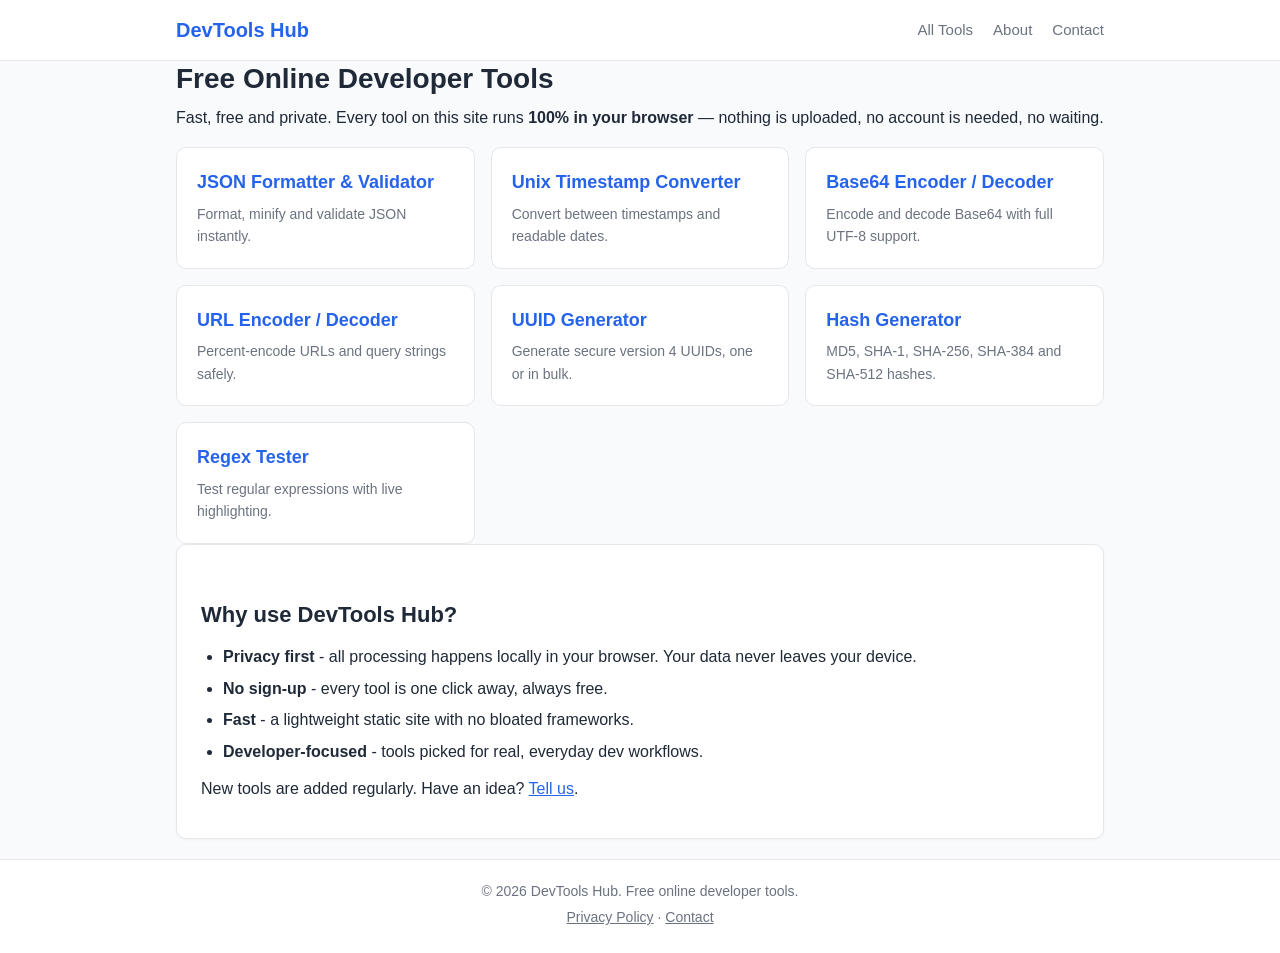
<file: index.html>
<!DOCTYPE html>
<html lang="en">
<head>
  <meta charset="UTF-8">
  <meta name="viewport" content="width=device-width, initial-scale=1.0">
  <title>DevTools Hub - Free Online Developer Tools</title>
  <meta name="description" content="Free online developer tools: JSON formatter, Unix timestamp converter, Base64 encoder/decoder, URL encoder, UUID generator, hash generator and regex tester. All tools run locally in your browser, no sign-up, 100% private.">
  <link rel="canonical" href="https://kycnb.top/">
  <!-- AdSense Auto Ads: paste your ad code here after approval -->
  <meta name="google-site-verification" content="ojKOno1ji4Sy5_E6iDMDhJI4wWkvnuaV5JLr6Oslte8" />
  <meta name="google-adsense-account" content="ca-pub-4932711262775019">
  <script async src="https://pagead2.googlesyndication.com/pagead/js/adsbygoogle.js?client=ca-pub-4932711262775019"
     crossorigin="anonymous"></script>
  <link rel="stylesheet" href="assets/css/style.css">
  <script type="application/ld+json">
  {
    "@context": "https://schema.org",
    "@type": "WebSite",
    "name": "DevTools Hub",
    "url": "https://dev.kycnb.top/",
    "description": "Free online developer tools that run entirely in your browser.",
    "potentialAction": {
      "@type": "SearchAction",
      "target": "https://dev.kycnb.top/",
      "query-input": "required name=search_term_string"
    }
  }
  </script>
</head>
<body>
  <header class="site-header">
    <div class="container header-inner">
      <a class="logo" href="index.html">DevTools Hub</a>
      <nav class="main-nav" aria-label="Main navigation">
        <a href="index.html">All Tools</a>
        <a href="about.html">About</a>
        <a href="contact.html">Contact</a>
      </nav>
    </div>
  </header>

  <main class="container">
    <h1>Free Online Developer Tools</h1>
    <p>Fast, free and private. Every tool on this site runs <strong>100% in your browser</strong> — nothing is uploaded, no account is needed, no waiting.</p>

    <section class="tool-grid">
      <a class="tool-card" href="tools/json-formatter.html">
        <h3>JSON Formatter &amp; Validator</h3>
        <p>Format, minify and validate JSON instantly.</p>
      </a>
      <a class="tool-card" href="tools/timestamp-converter.html">
        <h3>Unix Timestamp Converter</h3>
        <p>Convert between timestamps and readable dates.</p>
      </a>
      <a class="tool-card" href="tools/base64-encoder.html">
        <h3>Base64 Encoder / Decoder</h3>
        <p>Encode and decode Base64 with full UTF-8 support.</p>
      </a>
      <a class="tool-card" href="tools/url-encoder.html">
        <h3>URL Encoder / Decoder</h3>
        <p>Percent-encode URLs and query strings safely.</p>
      </a>
      <a class="tool-card" href="tools/uuid-generator.html">
        <h3>UUID Generator</h3>
        <p>Generate secure version 4 UUIDs, one or in bulk.</p>
      </a>
      <a class="tool-card" href="tools/hash-generator.html">
        <h3>Hash Generator</h3>
        <p>MD5, SHA-1, SHA-256, SHA-384 and SHA-512 hashes.</p>
      </a>
      <a class="tool-card" href="tools/regex-tester.html">
        <h3>Regex Tester</h3>
        <p>Test regular expressions with live highlighting.</p>
      </a>
    </section>

    <section class="card">
      <h2>Why use DevTools Hub?</h2>
      <ul>
        <li><strong>Privacy first</strong> - all processing happens locally in your browser. Your data never leaves your device.</li>
        <li><strong>No sign-up</strong> - every tool is one click away, always free.</li>
        <li><strong>Fast</strong> - a lightweight static site with no bloated frameworks.</li>
        <li><strong>Developer-focused</strong> - tools picked for real, everyday dev workflows.</li>
      </ul>
      <p>New tools are added regularly. Have an idea? <a href="contact.html">Tell us</a>.</p>
    </section>
  </main>

  <footer class="site-footer">
    <div class="container">
      <p>&copy; <span id="year"></span> DevTools Hub. Free online developer tools.</p>
      <p><a href="privacy.html">Privacy Policy</a> · <a href="contact.html">Contact</a></p>
    </div>
  </footer>
  <script src="assets/js/main.js"></script>
</body>
</html>
</file>
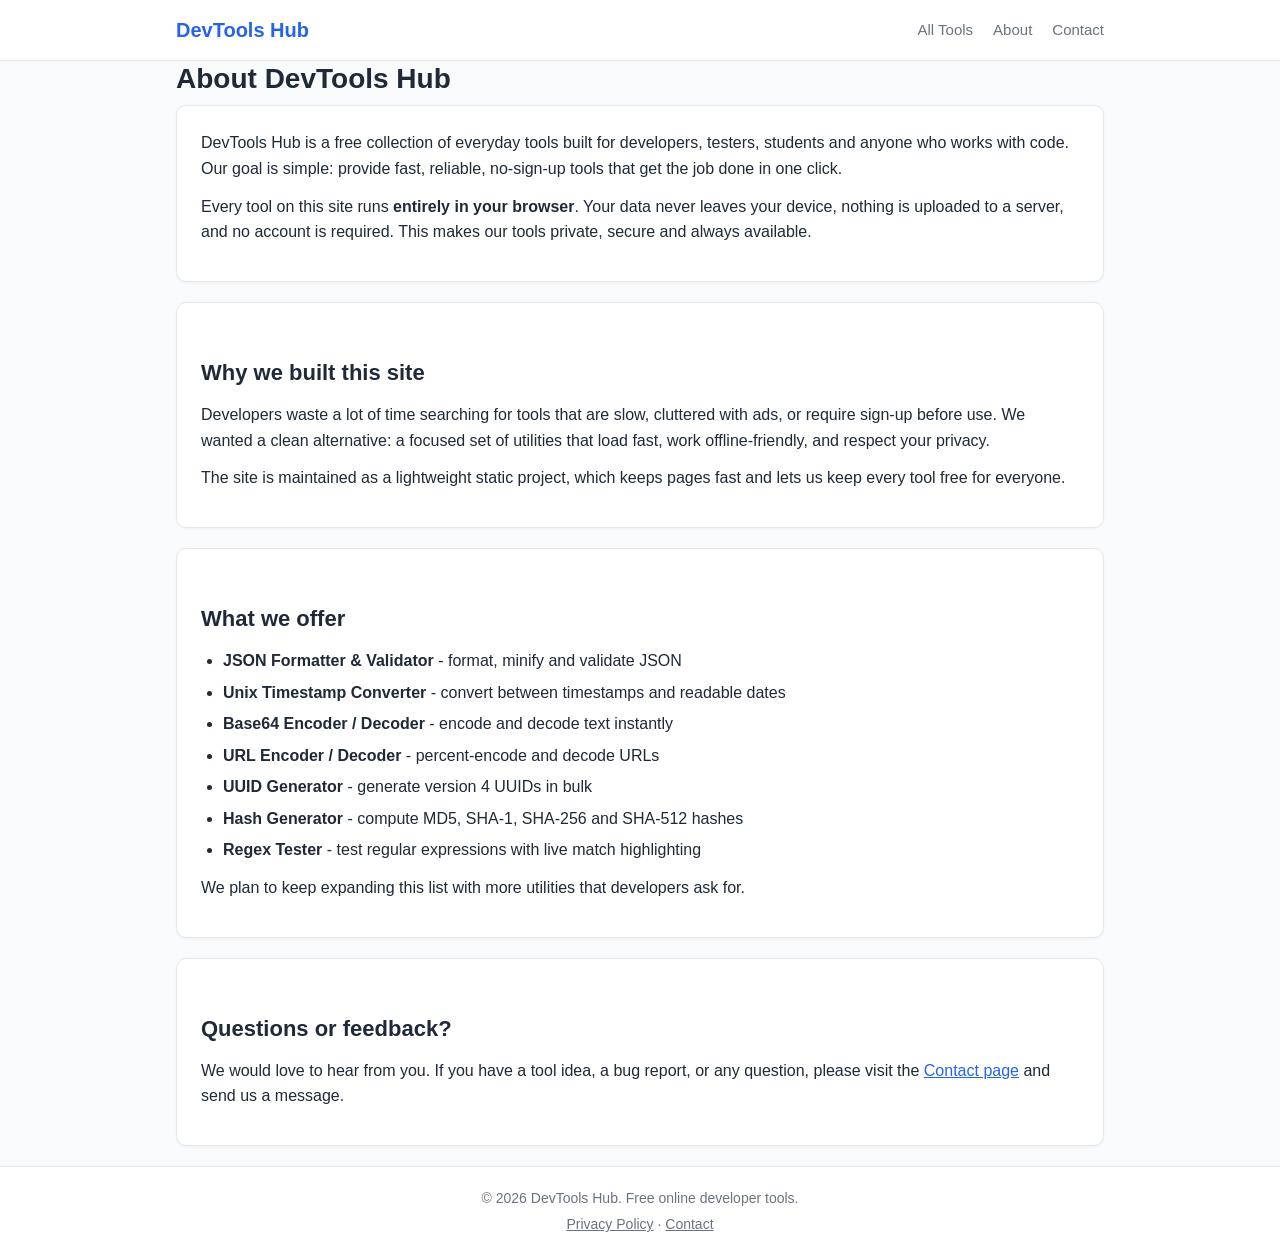
<file: about.html>
<!DOCTYPE html>
<html lang="en">
<head>
  <meta charset="UTF-8">
  <meta name="viewport" content="width=device-width, initial-scale=1.0">
  <title>About Us | DevTools Hub - Free Online Developer Tools</title>
  <meta name="description" content="Learn about DevTools Hub, a free collection of online developer tools including JSON formatter, timestamp converter, base64 encoder and more. All tools run locally in your browser.">
  <link rel="canonical" href="https://kycnb.top/about.html">
  <!-- AdSense Auto Ads: paste your ad code here after approval -->
  <meta name="google-site-verification" content="ojKOno1ji4Sy5_E6iDMDhJI4wWkvnuaV5JLr6Oslte8" />
  <meta name="google-adsense-account" content="ca-pub-4932711262775019">
  <script async src="https://pagead2.googlesyndication.com/pagead/js/adsbygoogle.js?client=ca-pub-4932711262775019"
     crossorigin="anonymous"></script>
  <link rel="stylesheet" href="assets/css/style.css">
</head>
<body>
  <header class="site-header">
    <div class="container header-inner">
      <a class="logo" href="index.html">DevTools Hub</a>
      <nav class="main-nav" aria-label="Main navigation">
        <a href="index.html">All Tools</a>
        <a href="about.html">About</a>
        <a href="contact.html">Contact</a>
      </nav>
    </div>
  </header>

  <main class="container">
    <h1>About DevTools Hub</h1>

    <section class="card">
      <p>DevTools Hub is a free collection of everyday tools built for developers, testers, students and anyone who works with code. Our goal is simple: provide fast, reliable, no-sign-up tools that get the job done in one click.</p>
      <p>Every tool on this site runs <strong>entirely in your browser</strong>. Your data never leaves your device, nothing is uploaded to a server, and no account is required. This makes our tools private, secure and always available.</p>
    </section>

    <section class="card">
      <h2>Why we built this site</h2>
      <p>Developers waste a lot of time searching for tools that are slow, cluttered with ads, or require sign-up before use. We wanted a clean alternative: a focused set of utilities that load fast, work offline-friendly, and respect your privacy.</p>
      <p>The site is maintained as a lightweight static project, which keeps pages fast and lets us keep every tool free for everyone.</p>
    </section>

    <section class="card">
      <h2>What we offer</h2>
      <ul>
        <li><strong>JSON Formatter &amp; Validator</strong> - format, minify and validate JSON</li>
        <li><strong>Unix Timestamp Converter</strong> - convert between timestamps and readable dates</li>
        <li><strong>Base64 Encoder / Decoder</strong> - encode and decode text instantly</li>
        <li><strong>URL Encoder / Decoder</strong> - percent-encode and decode URLs</li>
        <li><strong>UUID Generator</strong> - generate version 4 UUIDs in bulk</li>
        <li><strong>Hash Generator</strong> - compute MD5, SHA-1, SHA-256 and SHA-512 hashes</li>
        <li><strong>Regex Tester</strong> - test regular expressions with live match highlighting</li>
      </ul>
      <p>We plan to keep expanding this list with more utilities that developers ask for.</p>
    </section>

    <section class="card">
      <h2>Questions or feedback?</h2>
      <p>We would love to hear from you. If you have a tool idea, a bug report, or any question, please visit the <a href="contact.html">Contact page</a> and send us a message.</p>
    </section>
  </main>

  <footer class="site-footer">
    <div class="container">
      <p>&copy; <span id="year"></span> DevTools Hub. Free online developer tools.</p>
      <p><a href="privacy.html">Privacy Policy</a> · <a href="contact.html">Contact</a></p>
    </div>
  </footer>
  <script src="assets/js/main.js"></script>
</body>
</html>
</file>
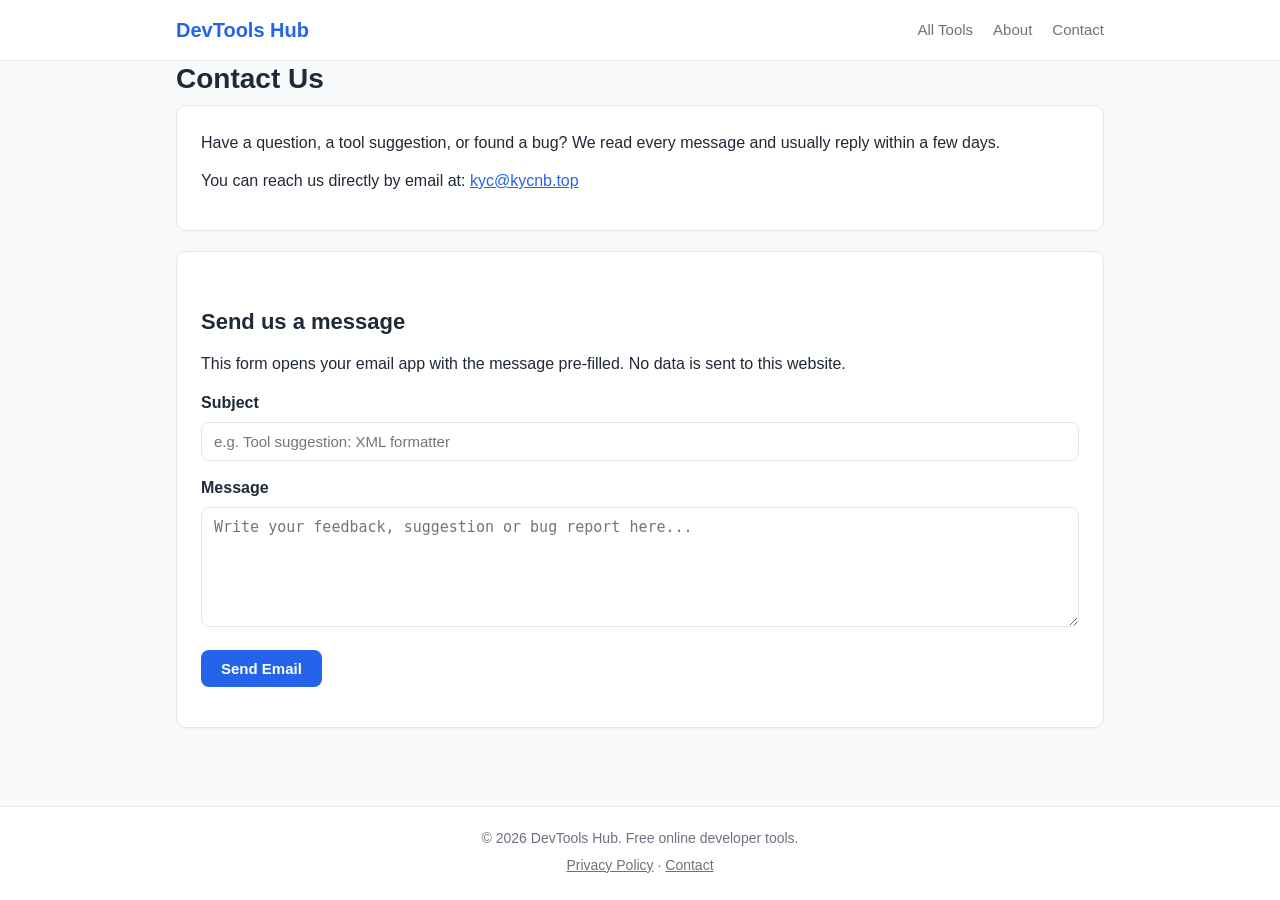
<file: contact.html>
<!DOCTYPE html>
<html lang="en">
<head>
  <meta charset="UTF-8">
  <meta name="viewport" content="width=device-width, initial-scale=1.0">
  <title>Contact Us | DevTools Hub</title>
  <meta name="description" content="Contact the DevTools Hub team. Send feedback, tool suggestions or bug reports.">
  <link rel="canonical" href="https://kycnb.top/contact.html">
  <!-- AdSense Auto Ads: paste your ad code here after approval -->
  <meta name="google-site-verification" content="ojKOno1ji4Sy5_E6iDMDhJI4wWkvnuaV5JLr6Oslte8" />
  <meta name="google-adsense-account" content="ca-pub-4932711262775019">
  <script async src="https://pagead2.googlesyndication.com/pagead/js/adsbygoogle.js?client=ca-pub-4932711262775019"
     crossorigin="anonymous"></script>
  <link rel="stylesheet" href="assets/css/style.css">
</head>
<body>
  <header class="site-header">
    <div class="container header-inner">
      <a class="logo" href="index.html">DevTools Hub</a>
      <nav class="main-nav" aria-label="Main navigation">
        <a href="index.html">All Tools</a>
        <a href="about.html">About</a>
        <a href="contact.html">Contact</a>
      </nav>
    </div>
  </header>

  <main class="container">
    <h1>Contact Us</h1>

    <section class="card">
      <p>Have a question, a tool suggestion, or found a bug? We read every message and usually reply within a few days.</p>
      <p>You can reach us directly by email at: <a href="mailto:kyc@kycnb.top">kyc@kycnb.top</a></p>
    </section>

    <section class="card">
      <h2>Send us a message</h2>
      <p>This form opens your email app with the message pre-filled. No data is sent to this website.</p>
      <form id="contact-form">
        <label for="subject">Subject</label>
        <input type="text" id="subject" name="subject" placeholder="e.g. Tool suggestion: XML formatter" required>

        <label for="message">Message</label>
        <textarea id="message" name="message" placeholder="Write your feedback, suggestion or bug report here..." required></textarea>

        <div class="btn-row">
          <button type="submit" class="btn">Send Email</button>
        </div>
      </form>
    </section>
  </main>

  <footer class="site-footer">
    <div class="container">
      <p>&copy; <span id="year"></span> DevTools Hub. Free online developer tools.</p>
      <p><a href="privacy.html">Privacy Policy</a> · <a href="contact.html">Contact</a></p>
    </div>
  </footer>
  <script src="assets/js/main.js"></script>
  <script>
    (function () {
      var form = document.getElementById("contact-form");
      form.addEventListener("submit", function (e) {
        e.preventDefault();
        var subject = document.getElementById("subject").value.trim();
        var message = document.getElementById("message").value.trim();
        if (!subject || !message) return;
        var mailto = "mailto:contact@kycnb.top?subject=" + encodeURIComponent(subject) + "&body=" + encodeURIComponent(message);
        window.location.href = mailto;
      });
    })();
  </script>
</body>
</html>
</file>
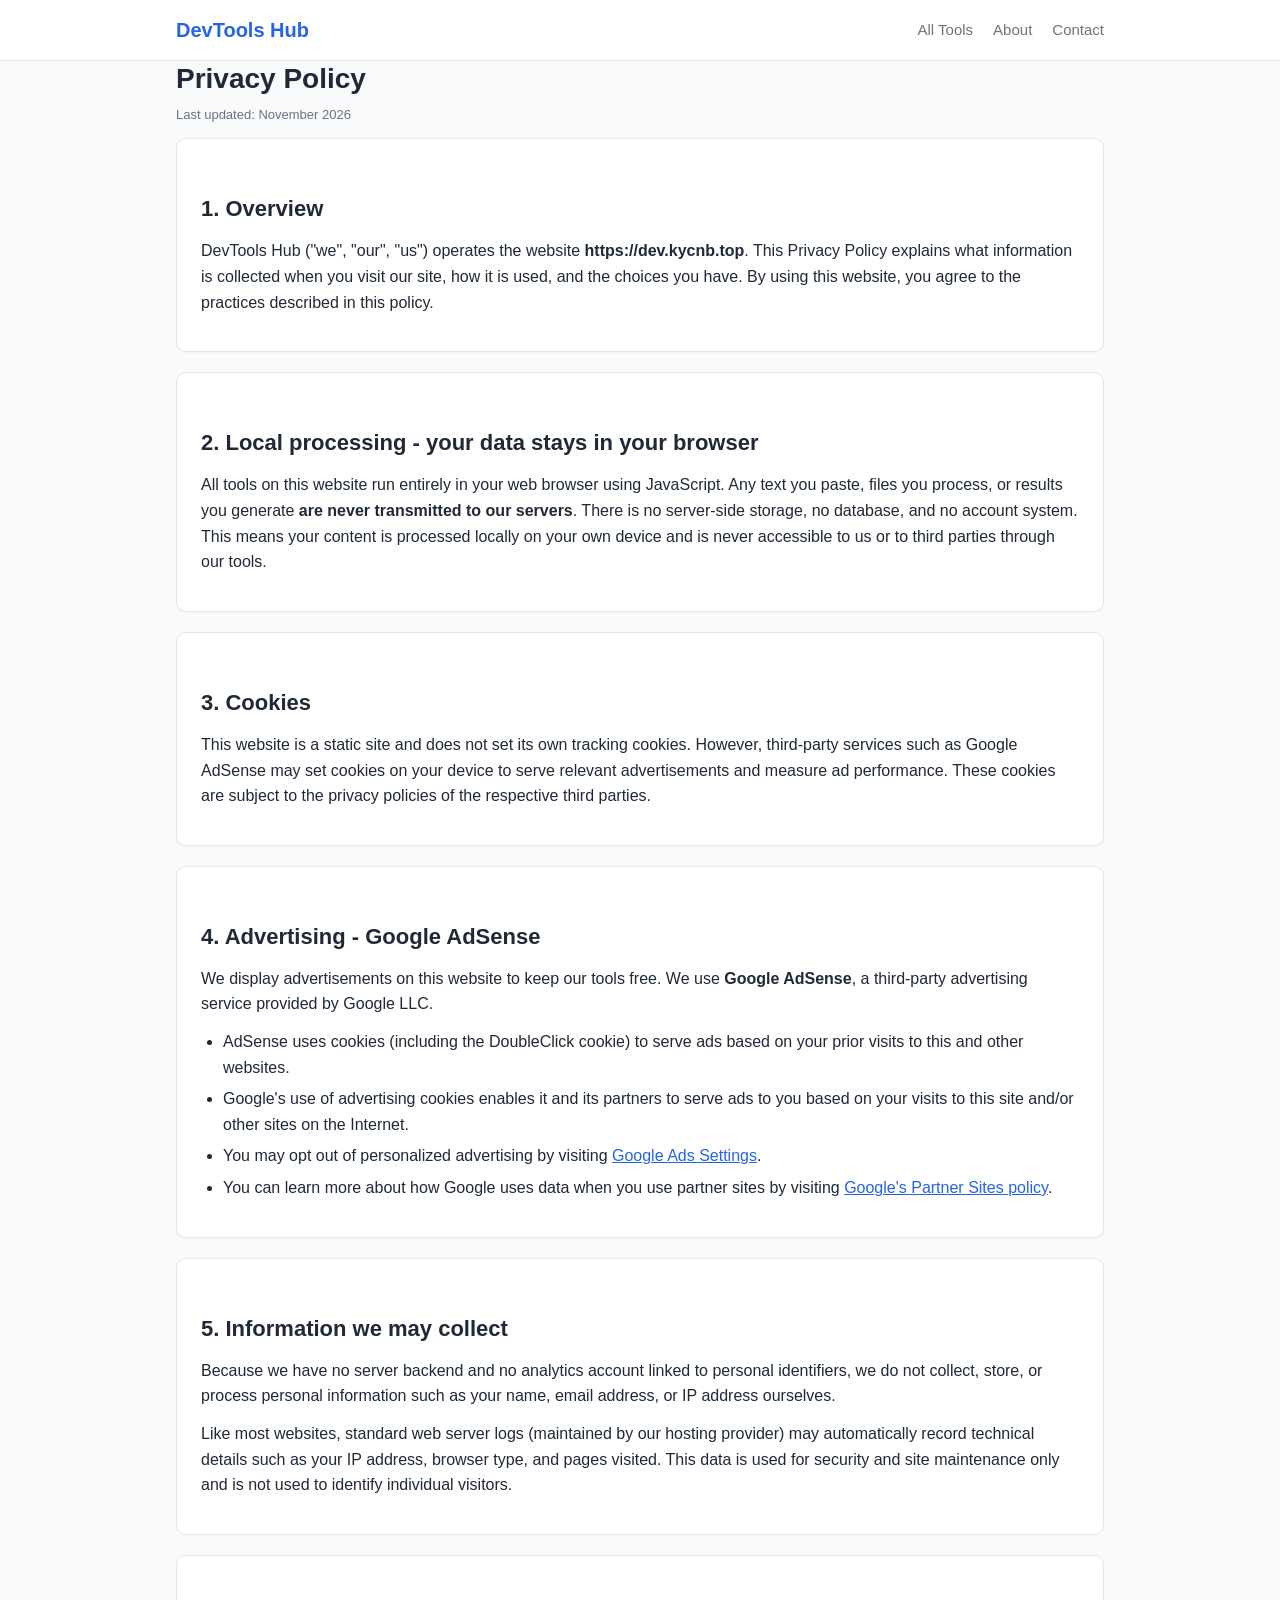
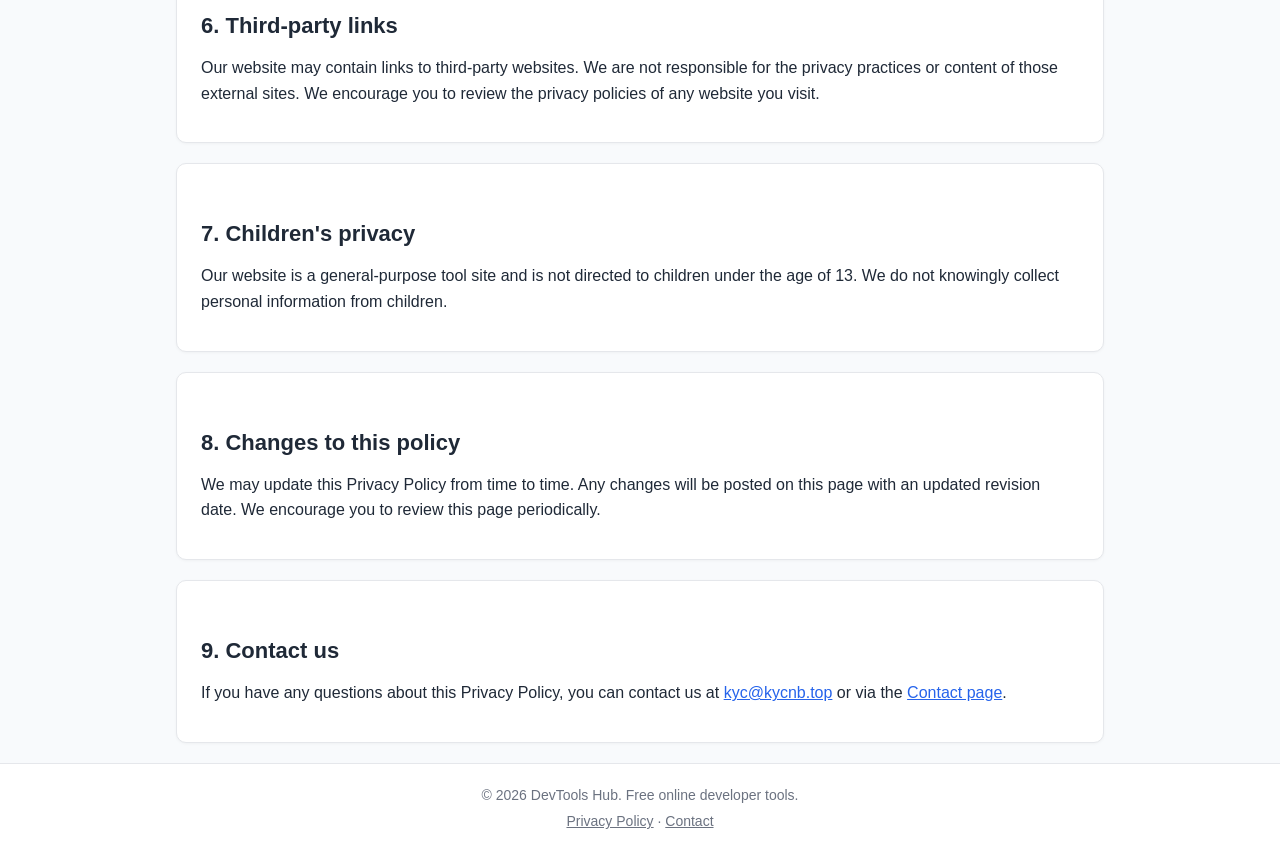
<file: privacy.html>
<!DOCTYPE html>
<html lang="en">
<head>
  <meta charset="UTF-8">
  <meta name="viewport" content="width=device-width, initial-scale=1.0">
  <title>Privacy Policy | DevTools Hub</title>
  <meta name="description" content="Privacy policy for DevTools Hub. Learn how we use cookies, how Google AdSense works on our site, and why your data never leaves your browser.">
  <link rel="canonical" href="https://kycnb.top/privacy.html">
  <!-- AdSense Auto Ads: paste your ad code here after approval -->
  <meta name="google-site-verification" content="ojKOno1ji4Sy5_E6iDMDhJI4wWkvnuaV5JLr6Oslte8" />
  <meta name="google-adsense-account" content="ca-pub-4932711262775019">
  <script async src="https://pagead2.googlesyndication.com/pagead/js/adsbygoogle.js?client=ca-pub-4932711262775019"
     crossorigin="anonymous"></script>
  <link rel="stylesheet" href="assets/css/style.css">
</head>
<body>
  <header class="site-header">
    <div class="container header-inner">
      <a class="logo" href="index.html">DevTools Hub</a>
      <nav class="main-nav" aria-label="Main navigation">
        <a href="index.html">All Tools</a>
        <a href="about.html">About</a>
        <a href="contact.html">Contact</a>
      </nav>
    </div>
  </header>

  <main class="container">
    <h1>Privacy Policy</h1>
    <p class="hint">Last updated: November 2026</p>

    <section class="card">
      <h2>1. Overview</h2>
      <p>DevTools Hub ("we", "our", "us") operates the website <strong>https://dev.kycnb.top</strong>. This Privacy Policy explains what information is collected when you visit our site, how it is used, and the choices you have. By using this website, you agree to the practices described in this policy.</p>
    </section>

    <section class="card">
      <h2>2. Local processing - your data stays in your browser</h2>
      <p>All tools on this website run entirely in your web browser using JavaScript. Any text you paste, files you process, or results you generate <strong>are never transmitted to our servers</strong>. There is no server-side storage, no database, and no account system. This means your content is processed locally on your own device and is never accessible to us or to third parties through our tools.</p>
    </section>

    <section class="card">
      <h2>3. Cookies</h2>
      <p>This website is a static site and does not set its own tracking cookies. However, third-party services such as Google AdSense may set cookies on your device to serve relevant advertisements and measure ad performance. These cookies are subject to the privacy policies of the respective third parties.</p>
    </section>

    <section class="card">
      <h2>4. Advertising - Google AdSense</h2>
      <p>We display advertisements on this website to keep our tools free. We use <strong>Google AdSense</strong>, a third-party advertising service provided by Google LLC.</p>
      <ul>
        <li>AdSense uses cookies (including the DoubleClick cookie) to serve ads based on your prior visits to this and other websites.</li>
        <li>Google's use of advertising cookies enables it and its partners to serve ads to you based on your visits to this site and/or other sites on the Internet.</li>
        <li>You may opt out of personalized advertising by visiting <a href="https://www.google.com/settings/ads" rel="nofollow noopener" target="_blank">Google Ads Settings</a>.</li>
        <li>You can learn more about how Google uses data when you use partner sites by visiting <a href="https://policies.google.com/technologies/partner-sites" rel="nofollow noopener" target="_blank">Google's Partner Sites policy</a>.</li>
      </ul>
    </section>

    <section class="card">
      <h2>5. Information we may collect</h2>
      <p>Because we have no server backend and no analytics account linked to personal identifiers, we do not collect, store, or process personal information such as your name, email address, or IP address ourselves.</p>
      <p>Like most websites, standard web server logs (maintained by our hosting provider) may automatically record technical details such as your IP address, browser type, and pages visited. This data is used for security and site maintenance only and is not used to identify individual visitors.</p>
    </section>

    <section class="card">
      <h2>6. Third-party links</h2>
      <p>Our website may contain links to third-party websites. We are not responsible for the privacy practices or content of those external sites. We encourage you to review the privacy policies of any website you visit.</p>
    </section>

    <section class="card">
      <h2>7. Children's privacy</h2>
      <p>Our website is a general-purpose tool site and is not directed to children under the age of 13. We do not knowingly collect personal information from children.</p>
    </section>

    <section class="card">
      <h2>8. Changes to this policy</h2>
      <p>We may update this Privacy Policy from time to time. Any changes will be posted on this page with an updated revision date. We encourage you to review this page periodically.</p>
    </section>

    <section class="card">
      <h2>9. Contact us</h2>
      <p>If you have any questions about this Privacy Policy, you can contact us at <a href="mailto:contact@kycnb.top">kyc@kycnb.top</a> or via the <a href="contact.html">Contact page</a>.</p>
    </section>
  </main>

  <footer class="site-footer">
    <div class="container">
      <p>&copy; <span id="year"></span> DevTools Hub. Free online developer tools.</p>
      <p><a href="privacy.html">Privacy Policy</a> · <a href="contact.html">Contact</a></p>
    </div>
  </footer>
  <script src="assets/js/main.js"></script>
</body>
</html>
</file>
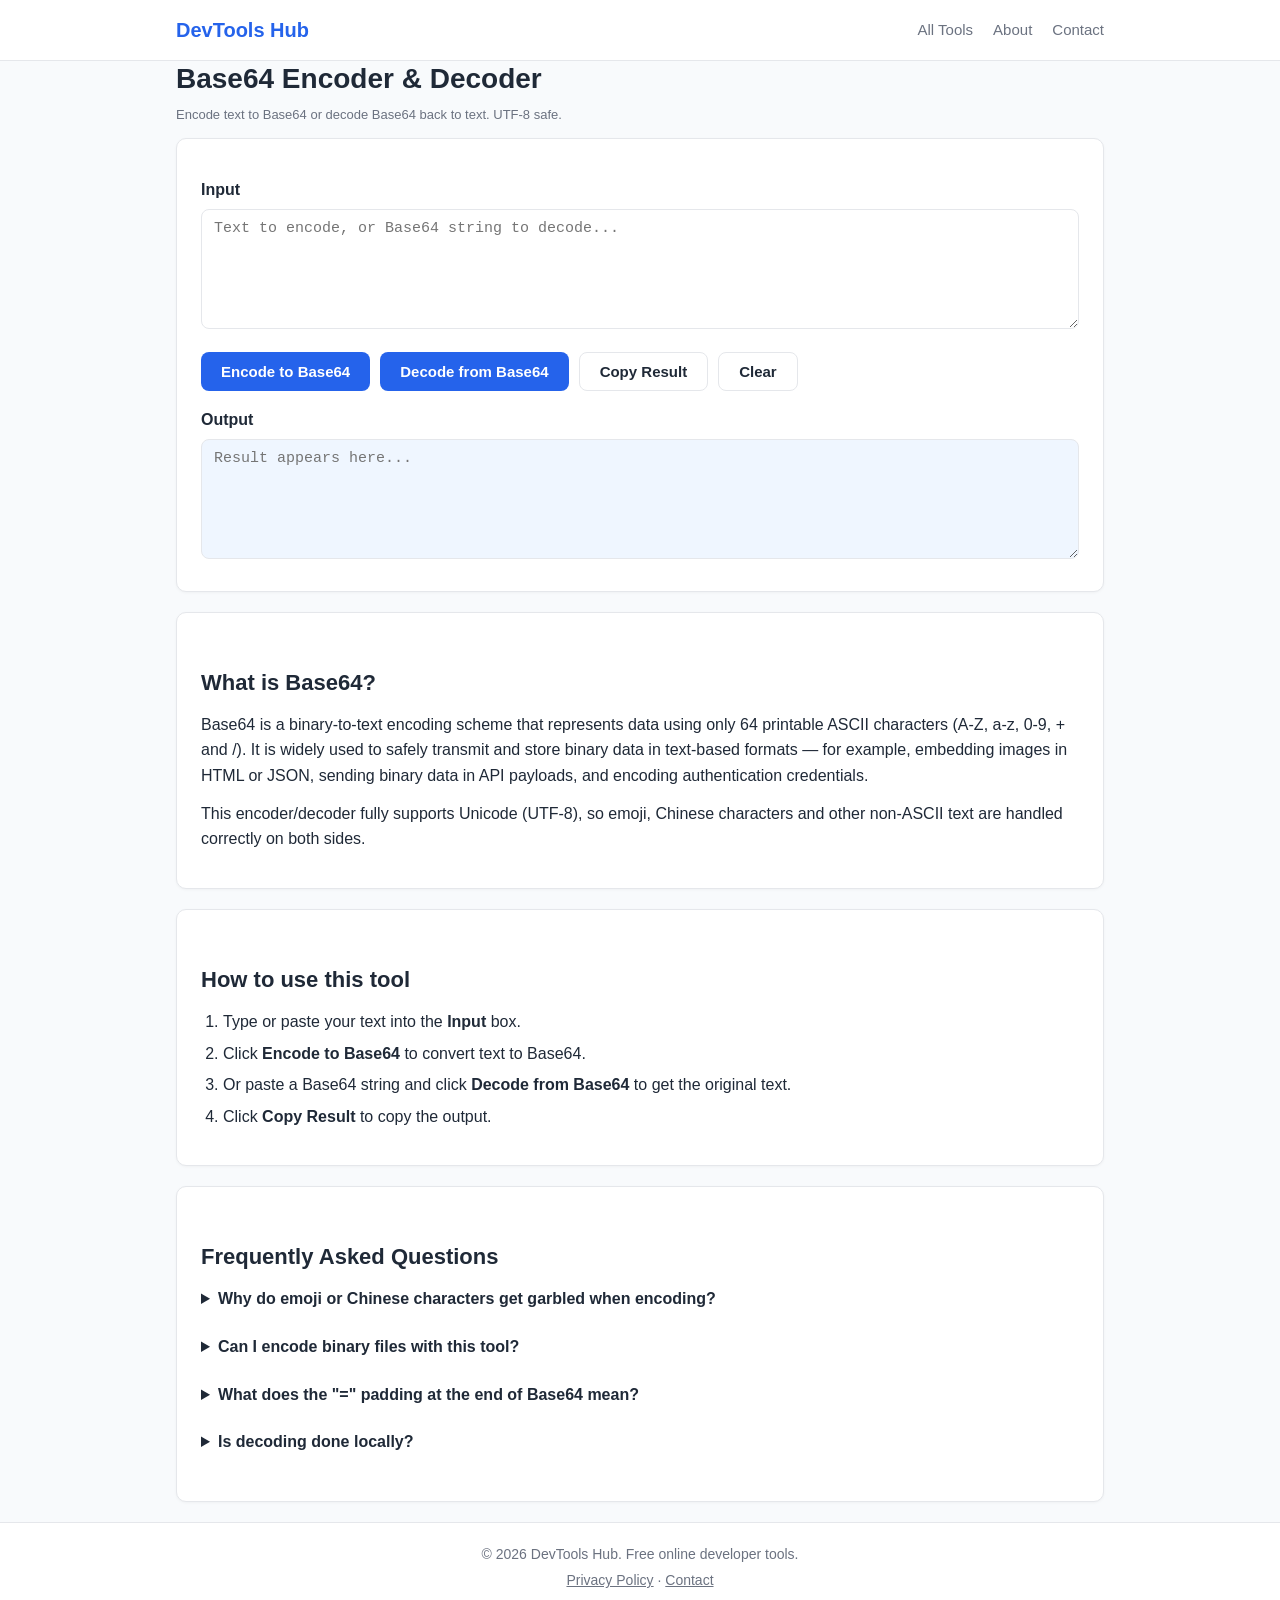
<file: tools/base64-encoder.html>
<!DOCTYPE html>
<html lang="en">
<head>
  <meta charset="UTF-8">
  <meta name="viewport" content="width=device-width, initial-scale=1.0">
  <title>Base64 Encoder &amp; Decoder Online - Free | DevTools Hub</title>
  <meta name="description" content="Free online Base64 encoder and decoder. Encode text to Base64 or decode Base64 to text instantly in your browser with full UTF-8 support.">
  <link rel="canonical" href="https://kycnb.top/tools/base64-encoder.html">
  <!-- AdSense Auto Ads: paste your ad code here after approval -->
  <meta name="google-adsense-account" content="ca-pub-4932711262775019">
<script async src="https://pagead2.googlesyndication.com/pagead/js/adsbygoogle.js?client=ca-pub-4932711262775019" crossorigin="anonymous"></script>
  <link rel="stylesheet" href="../assets/css/style.css">
</head>
<body>
  <header class="site-header">
    <div class="container header-inner">
      <a class="logo" href="../index.html">DevTools Hub</a>
      <nav class="main-nav" aria-label="Main navigation">
        <a href="../index.html">All Tools</a>
        <a href="../about.html">About</a>
        <a href="../contact.html">Contact</a>
      </nav>
    </div>
  </header>

  <main class="container">
    <h1>Base64 Encoder &amp; Decoder</h1>
    <p class="hint">Encode text to Base64 or decode Base64 back to text. UTF-8 safe.</p>

    <section class="card">
      <label for="b64-input">Input</label>
      <textarea id="b64-input" placeholder="Text to encode, or Base64 string to decode..."></textarea>

      <div class="btn-row">
        <button class="btn" onclick="doEncode()">Encode to Base64</button>
        <button class="btn" onclick="doDecode()">Decode from Base64</button>
        <button class="btn btn-secondary" data-copy-target="b64-output">Copy Result</button>
        <button class="btn btn-secondary" onclick="clearAll()">Clear</button>
      </div>

      <div id="status" class="status"></div>

      <label for="b64-output">Output</label>
      <textarea id="b64-output" class="output" placeholder="Result appears here..."></textarea>
    </section>

    <section class="card">
      <h2>What is Base64?</h2>
      <p>Base64 is a binary-to-text encoding scheme that represents data using only 64 printable ASCII characters (A-Z, a-z, 0-9, + and /). It is widely used to safely transmit and store binary data in text-based formats — for example, embedding images in HTML or JSON, sending binary data in API payloads, and encoding authentication credentials.</p>
      <p>This encoder/decoder fully supports Unicode (UTF-8), so emoji, Chinese characters and other non-ASCII text are handled correctly on both sides.</p>
    </section>

    <section class="card">
      <h2>How to use this tool</h2>
      <ol>
        <li>Type or paste your text into the <strong>Input</strong> box.</li>
        <li>Click <strong>Encode to Base64</strong> to convert text to Base64.</li>
        <li>Or paste a Base64 string and click <strong>Decode from Base64</strong> to get the original text.</li>
        <li>Click <strong>Copy Result</strong> to copy the output.</li>
      </ol>
    </section>

    <section class="card">
      <h2>Frequently Asked Questions</h2>
      <details class="faq-item">
        <summary>Why do emoji or Chinese characters get garbled when encoding?</summary>
        <p>That happens with tools that only handle ASCII. This tool encodes UTF-8 properly, so emoji and non-Latin scripts work correctly.</p>
      </details>
      <details class="faq-item">
        <summary>Can I encode binary files with this tool?</summary>
        <p>This tool works with text input. For encoding whole files (like images), most people use a dedicated file-to-Base64 converter.</p>
      </details>
      <details class="faq-item">
        <summary>What does the "=" padding at the end of Base64 mean?</summary>
        <p>"=" characters are padding added so the encoded length is a multiple of 4. They carry no data and can often be removed when the length is already aligned.</p>
      </details>
      <details class="faq-item">
        <summary>Is decoding done locally?</summary>
        <p>Yes. All encoding and decoding happens in your browser. Nothing is uploaded to any server.</p>
      </details>
    </section>
  </main>

  <footer class="site-footer">
    <div class="container">
      <p>&copy; <span id="year"></span> DevTools Hub. Free online developer tools.</p>
      <p><a href="../privacy.html">Privacy Policy</a> · <a href="../contact.html">Contact</a></p>
    </div>
  </footer>
  <script src="../assets/js/main.js"></script>
  <script>
    (function () {
      "use strict";
      var input = document.getElementById("b64-input");
      var output = document.getElementById("b64-output");
      var status = document.getElementById("status");

      function setStatus(ok, msg) {
        status.textContent = msg;
        status.className = "status " + (ok ? "ok" : "error");
      }

      function utf8ToBase64(str) {
        var bytes = new TextEncoder().encode(str);
        var bin = "";
        bytes.forEach(function (b) { bin += String.fromCharCode(b); });
        return btoa(bin);
      }

      function base64ToUtf8(b64) {
        var bin = atob(b64.replace(/\s+/g, ""));
        var bytes = Uint8Array.from(bin, function (c) { return c.charCodeAt(0); });
        return new TextDecoder("utf-8", { fatal: false }).decode(bytes);
      }

      window.doEncode = function () {
        var raw = input.value;
        if (!raw) { setStatus(false, "Please enter some text to encode."); return; }
        try {
          output.value = utf8ToBase64(raw);
          setStatus(true, "Encoded successfully.");
        } catch (e) {
          setStatus(false, "Encoding failed: " + e.message);
        }
      };

      window.doDecode = function () {
        var raw = input.value.replace(/\s+/g, "");
        if (!raw) { setStatus(false, "Please paste a Base64 string to decode."); return; }
        try {
          output.value = base64ToUtf8(raw);
          setStatus(true, "Decoded successfully.");
        } catch (e) {
          setStatus(false, "Invalid Base64 input. Please check the string.");
        }
      };

      window.clearAll = function () {
        input.value = "";
        output.value = "";
        status.textContent = "";
        status.className = "status";
        input.focus();
      };
    })();
  </script>
</body>
</html>
</file>
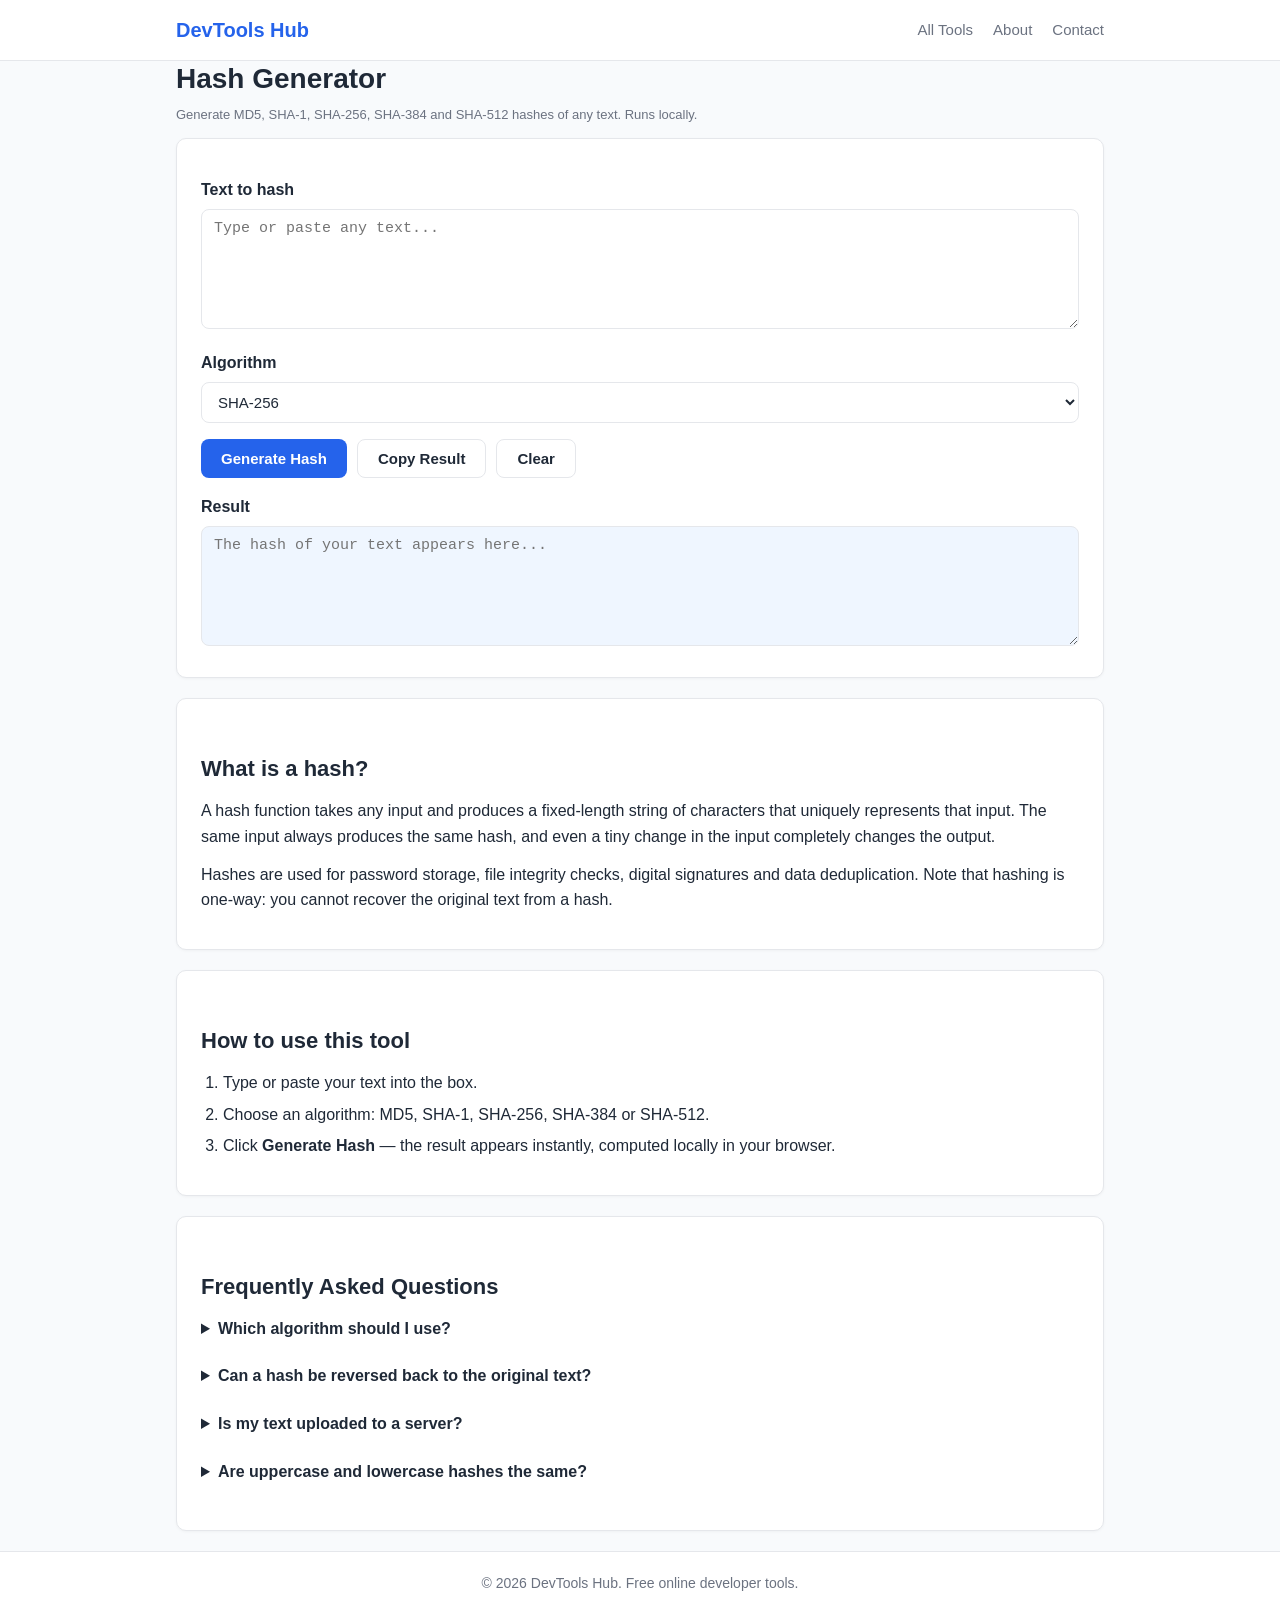
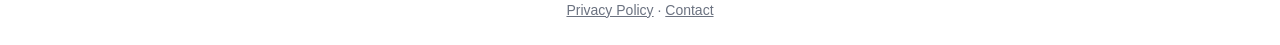
<file: tools/hash-generator.html>
<!DOCTYPE html>
<html lang="en">
<head>
  <meta charset="UTF-8">
  <meta name="viewport" content="width=device-width, initial-scale=1.0">
  <title>Hash Generator Online - MD5 SHA-1 SHA-256 SHA-512 | DevTools Hub</title>
  <meta name="description" content="Free online hash generator. Compute MD5, SHA-1, SHA-256, SHA-384 and SHA-512 hashes of any text instantly in your browser. No upload, private.">
  <link rel="canonical" href="https://kycnb.top/tools/hash-generator.html">
  <!-- AdSense Auto Ads: paste your ad code here after approval -->
  <meta name="google-adsense-account" content="ca-pub-4932711262775019">
<script async src="https://pagead2.googlesyndication.com/pagead/js/adsbygoogle.js?client=ca-pub-4932711262775019" crossorigin="anonymous"></script>
  <link rel="stylesheet" href="../assets/css/style.css">
</head>
<body>
  <header class="site-header">
    <div class="container header-inner">
      <a class="logo" href="../index.html">DevTools Hub</a>
      <nav class="main-nav" aria-label="Main navigation">
        <a href="../index.html">All Tools</a>
        <a href="../about.html">About</a>
        <a href="../contact.html">Contact</a>
      </nav>
    </div>
  </header>

  <main class="container">
    <h1>Hash Generator</h1>
    <p class="hint">Generate MD5, SHA-1, SHA-256, SHA-384 and SHA-512 hashes of any text. Runs locally.</p>

    <section class="card">
      <label for="hash-input">Text to hash</label>
      <textarea id="hash-input" placeholder="Type or paste any text..."></textarea>

      <label for="hash-algo">Algorithm</label>
      <select id="hash-algo">
        <option value="MD5">MD5</option>
        <option value="SHA-1">SHA-1</option>
        <option value="SHA-256" selected>SHA-256</option>
        <option value="SHA-384">SHA-384</option>
        <option value="SHA-512">SHA-512</option>
      </select>

      <div class="btn-row">
        <button class="btn" onclick="generate()">Generate Hash</button>
        <button class="btn btn-secondary" data-copy-target="hash-output">Copy Result</button>
        <button class="btn btn-secondary" onclick="clearAll()">Clear</button>
      </div>

      <div id="status" class="status"></div>

      <label for="hash-output">Result</label>
      <textarea id="hash-output" class="output" placeholder="The hash of your text appears here..."></textarea>
    </section>

    <section class="card">
      <h2>What is a hash?</h2>
      <p>A hash function takes any input and produces a fixed-length string of characters that uniquely represents that input. The same input always produces the same hash, and even a tiny change in the input completely changes the output.</p>
      <p>Hashes are used for password storage, file integrity checks, digital signatures and data deduplication. Note that hashing is one-way: you cannot recover the original text from a hash.</p>
    </section>

    <section class="card">
      <h2>How to use this tool</h2>
      <ol>
        <li>Type or paste your text into the box.</li>
        <li>Choose an algorithm: MD5, SHA-1, SHA-256, SHA-384 or SHA-512.</li>
        <li>Click <strong>Generate Hash</strong> — the result appears instantly, computed locally in your browser.</li>
      </ol>
    </section>

    <section class="card">
      <h2>Frequently Asked Questions</h2>
      <details class="faq-item">
        <summary>Which algorithm should I use?</summary>
        <p>For modern applications, prefer SHA-256 or SHA-512. MD5 and SHA-1 are older and have known weaknesses, but are still used for checksums and legacy compatibility.</p>
      </details>
      <details class="faq-item">
        <summary>Can a hash be reversed back to the original text?</summary>
        <p>No. Hashing is one-way by design. The only way to "find" the input is by brute force or by matching against known values, which is why strong algorithms and salts matter for passwords.</p>
      </details>
      <details class="faq-item">
        <summary>Is my text uploaded to a server?</summary>
        <p>No. MD5 is computed with pure JavaScript and the SHA family with the browser's built-in crypto API. Everything stays on your device.</p>
      </details>
      <details class="faq-item">
        <summary>Are uppercase and lowercase hashes the same?</summary>
        <p>The hash value is identical; this tool simply displays it in lowercase hexadecimal. Uppercase is just a different presentation.</p>
      </details>
    </section>
  </main>

  <footer class="site-footer">
    <div class="container">
      <p>&copy; <span id="year"></span> DevTools Hub. Free online developer tools.</p>
      <p><a href="../privacy.html">Privacy Policy</a> · <a href="../contact.html">Contact</a></p>
    </div>
  </footer>
  <script src="../assets/js/main.js"></script>
  <script>
    (function () {
      "use strict";

      // ---- Pure-JS MD5 (public-domain style implementation, UTF-8 aware) ----
      function RotateLeft(lValue, iShiftBits) { return (lValue << iShiftBits) | (lValue >>> (32 - iShiftBits)); }
      function AddUnsigned(lX, lY) {
        var lX4, lY4, lX8, lY8, lResult;
        lX8 = (lX & 0x80000000); lY8 = (lY & 0x80000000);
        lX4 = (lX & 0x40000000); lY4 = (lY & 0x40000000);
        lResult = (lX & 0x3FFFFFFF) + (lY & 0x3FFFFFFF);
        if (lX4 & lY4) return (lResult ^ 0x80000000 ^ lX8 ^ lY8);
        if (lX4 | lY4) {
          if (lResult & 0x40000000) return (lResult ^ 0xC0000000 ^ lX8 ^ lY8);
          else return (lResult ^ 0x40000000 ^ lX8 ^ lY8);
        } else return (lResult ^ lX8 ^ lY8);
      }
      function F(x, y, z) { return (x & y) | ((~x) & z); }
      function G(x, y, z) { return (x & z) | (y & (~z)); }
      function H(x, y, z) { return (x ^ y ^ z); }
      function I(x, y, z) { return (y ^ (x | (~z))); }
      function FF(a, b, c, d, x, s, ac) { a = AddUnsigned(a, AddUnsigned(AddUnsigned(F(b, c, d), x), ac)); return AddUnsigned(RotateLeft(a, s), b); }
      function GG(a, b, c, d, x, s, ac) { a = AddUnsigned(a, AddUnsigned(AddUnsigned(G(b, c, d), x), ac)); return AddUnsigned(RotateLeft(a, s), b); }
      function HH(a, b, c, d, x, s, ac) { a = AddUnsigned(a, AddUnsigned(AddUnsigned(H(b, c, d), x), ac)); return AddUnsigned(RotateLeft(a, s), b); }
      function II(a, b, c, d, x, s, ac) { a = AddUnsigned(a, AddUnsigned(AddUnsigned(I(b, c, d), x), ac)); return AddUnsigned(RotateLeft(a, s), b); }
      function ConvertToWordArray(string) {
        var lWordCount, lMessageLength = string.length,
          lNumberOfWords_temp1 = lMessageLength + 8,
          lNumberOfWords_temp2 = (lNumberOfWords_temp1 - (lNumberOfWords_temp1 % 64)) / 64,
          lNumberOfWords = (lNumberOfWords_temp2 + 1) * 16,
          lWordArray = new Array(lNumberOfWords - 1),
          lBytePosition = 0, lByteCount = 0;
        while (lByteCount < lMessageLength) {
          lWordCount = (lByteCount - (lByteCount % 4)) / 4;
          lBytePosition = (lByteCount % 4) * 8;
          lWordArray[lWordCount] = (lWordArray[lWordCount] | (string.charCodeAt(lByteCount) << lBytePosition));
          lByteCount++;
        }
        lWordCount = (lByteCount - (lByteCount % 4)) / 4;
        lBytePosition = (lByteCount % 4) * 8;
        lWordArray[lWordCount] = lWordArray[lWordCount] | (0x80 << lBytePosition);
        lWordArray[lNumberOfWords - 2] = lMessageLength << 3;
        lWordArray[lNumberOfWords - 1] = lMessageLength >>> 29;
        return lWordArray;
      }
      function WordToHex(lValue) {
        var WordToHexValue = "", WordToHexValue_temp = "", lByte, lCount;
        for (lCount = 0; lCount <= 3; lCount++) {
          lByte = (lValue >>> (lCount * 8)) & 255;
          WordToHexValue_temp = "0" + lByte.toString(16);
          WordToHexValue = WordToHexValue + WordToHexValue_temp.substr(WordToHexValue_temp.length - 2, 2);
        }
        return WordToHexValue;
      }
      function md5(str) {
        var utf8 = unescape(encodeURIComponent(str));
        var x = ConvertToWordArray(utf8), k, AA, BB, CC, DD, a, b, c, d;
        a = 0x67452301; b = 0xEFCDAB89; c = 0x98BADCFE; d = 0x10325476;
        for (k = 0; k < x.length; k += 16) {
          AA = a; BB = b; CC = c; DD = d;
          a = FF(a, b, c, d, x[k + 0], 7, 0xD76AA478); d = FF(d, a, b, c, x[k + 1], 12, 0xE8C7B756); c = FF(c, d, a, b, x[k + 2], 17, 0x242070DB); b = FF(b, c, d, a, x[k + 3], 22, 0xC1BDCEEE);
          a = FF(a, b, c, d, x[k + 4], 7, 0xF57C0FAF); d = FF(d, a, b, c, x[k + 5], 12, 0x4787C62A); c = FF(c, d, a, b, x[k + 6], 17, 0xA8304613); b = FF(b, c, d, a, x[k + 7], 22, 0xFD469501);
          a = FF(a, b, c, d, x[k + 8], 7, 0x698098D8); d = FF(d, a, b, c, x[k + 9], 12, 0x8B44F7AF); c = FF(c, d, a, b, x[k + 10], 17, 0xFFFF5BB1); b = FF(b, c, d, a, x[k + 11], 22, 0x895CD7BE);
          a = FF(a, b, c, d, x[k + 12], 7, 0x6B901122); d = FF(d, a, b, c, x[k + 13], 12, 0xFD987193); c = FF(c, d, a, b, x[k + 14], 17, 0xA679438E); b = FF(b, c, d, a, x[k + 15], 22, 0x49B40821);
          a = GG(a, b, c, d, x[k + 1], 5, 0xF61E2562); d = GG(d, a, b, c, x[k + 6], 9, 0xC040B340); c = GG(c, d, a, b, x[k + 11], 14, 0x265E5A51); b = GG(b, c, d, a, x[k + 0], 20, 0xE9B6C7AA);
          a = GG(a, b, c, d, x[k + 5], 5, 0xD62F105D); d = GG(d, a, b, c, x[k + 10], 9, 0x02441453); c = GG(c, d, a, b, x[k + 15], 14, 0xD8A1E681); b = GG(b, c, d, a, x[k + 4], 20, 0xE7D3FBC8);
          a = GG(a, b, c, d, x[k + 9], 5, 0x21E1CDE6); d = GG(d, a, b, c, x[k + 14], 9, 0xC33707D6); c = GG(c, d, a, b, x[k + 3], 14, 0xF4D50D87); b = GG(b, c, d, a, x[k + 8], 20, 0x455A14ED);
          a = GG(a, b, c, d, x[k + 13], 5, 0xA9E3E905); d = GG(d, a, b, c, x[k + 2], 9, 0xFCEFA3F8); c = GG(c, d, a, b, x[k + 7], 14, 0x676F02D9); b = GG(b, c, d, a, x[k + 12], 20, 0x8D2A4C8A);
          a = HH(a, b, c, d, x[k + 5], 4, 0xFFFA3942); d = HH(d, a, b, c, x[k + 8], 11, 0x8771F681); c = HH(c, d, a, b, x[k + 11], 16, 0x6D9D6122); b = HH(b, c, d, a, x[k + 14], 23, 0xFDE5380C);
          a = HH(a, b, c, d, x[k + 1], 4, 0xA4BEEA44); d = HH(d, a, b, c, x[k + 4], 11, 0x4BDECFA9); c = HH(c, d, a, b, x[k + 7], 16, 0xF6BB4B60); b = HH(b, c, d, a, x[k + 10], 23, 0xBEBFBC70);
          a = HH(a, b, c, d, x[k + 13], 4, 0x289B7EC6); d = HH(d, a, b, c, x[k + 0], 11, 0xEAA127FA); c = HH(c, d, a, b, x[k + 3], 16, 0xD4EF3085); b = HH(b, c, d, a, x[k + 6], 23, 0x04881D05);
          a = HH(a, b, c, d, x[k + 9], 4, 0xD9D4D039); d = HH(d, a, b, c, x[k + 12], 11, 0xE6DB99E5); c = HH(c, d, a, b, x[k + 15], 16, 0x1FA27CF8); b = HH(b, c, d, a, x[k + 2], 23, 0xC4AC5665);
          a = II(a, b, c, d, x[k + 0], 6, 0xF4292244); d = II(d, a, b, c, x[k + 7], 10, 0x432AFF97); c = II(c, d, a, b, x[k + 14], 15, 0xAB9423A7); b = II(b, c, d, a, x[k + 5], 21, 0xFC93A039);
          a = II(a, b, c, d, x[k + 12], 6, 0x655B59C3); d = II(d, a, b, c, x[k + 3], 10, 0x8F0CCC92); c = II(c, d, a, b, x[k + 10], 15, 0xFFEFF47D); b = II(b, c, d, a, x[k + 1], 21, 0x85845DD1);
          a = II(a, b, c, d, x[k + 8], 6, 0x6FA87E4F); d = II(d, a, b, c, x[k + 15], 10, 0xFE2CE6E0); c = II(c, d, a, b, x[k + 6], 15, 0xA3014314); b = II(b, c, d, a, x[k + 13], 21, 0x4E0811A1);
          a = II(a, b, c, d, x[k + 4], 6, 0xF7537E82); d = II(d, a, b, c, x[k + 11], 10, 0xBD3AF235); c = II(c, d, a, b, x[k + 2], 15, 0x2AD7D2BB); b = II(b, c, d, a, x[k + 9], 21, 0xEB86D391);
          a = AddUnsigned(a, AA); b = AddUnsigned(b, BB); c = AddUnsigned(c, CC); d = AddUnsigned(d, DD);
        }
        return (WordToHex(a) + WordToHex(b) + WordToHex(c) + WordToHex(d)).toLowerCase();
      }

      // ---- SHA family via Web Crypto ----
      function shaHex(algo, str) {
        var data = new TextEncoder().encode(str);
        return crypto.subtle.digest(algo, data).then(function (buf) {
          return Array.from(new Uint8Array(buf)).map(function (b) { return b.toString(16).padStart(2, "0"); }).join("");
        });
      }

      var output = document.getElementById("hash-output");
      var status = document.getElementById("status");

      function setStatus(ok, msg) {
        status.textContent = msg;
        status.className = "status " + (ok ? "ok" : "error");
      }

      window.generate = function () {
        var text = document.getElementById("hash-input").value;
        var algo = document.getElementById("hash-algo").value;
        if (!text) { setStatus(false, "Please enter some text to hash."); return; }
        var finish = function (hash) {
          output.value = hash;
          setStatus(true, algo + " hash generated (" + hash.length + " characters).");
        };
        if (algo === "MD5") {
          finish(md5(text));
        } else {
          shaHex(algo, text).then(finish).catch(function (e) {
            setStatus(false, "Hashing failed: " + e.message);
          });
        }
      };

      window.clearAll = function () {
        document.getElementById("hash-input").value = "";
        output.value = "";
        status.textContent = "";
        status.className = "status";
      };
    })();
  </script>
</body>
</html>
</file>
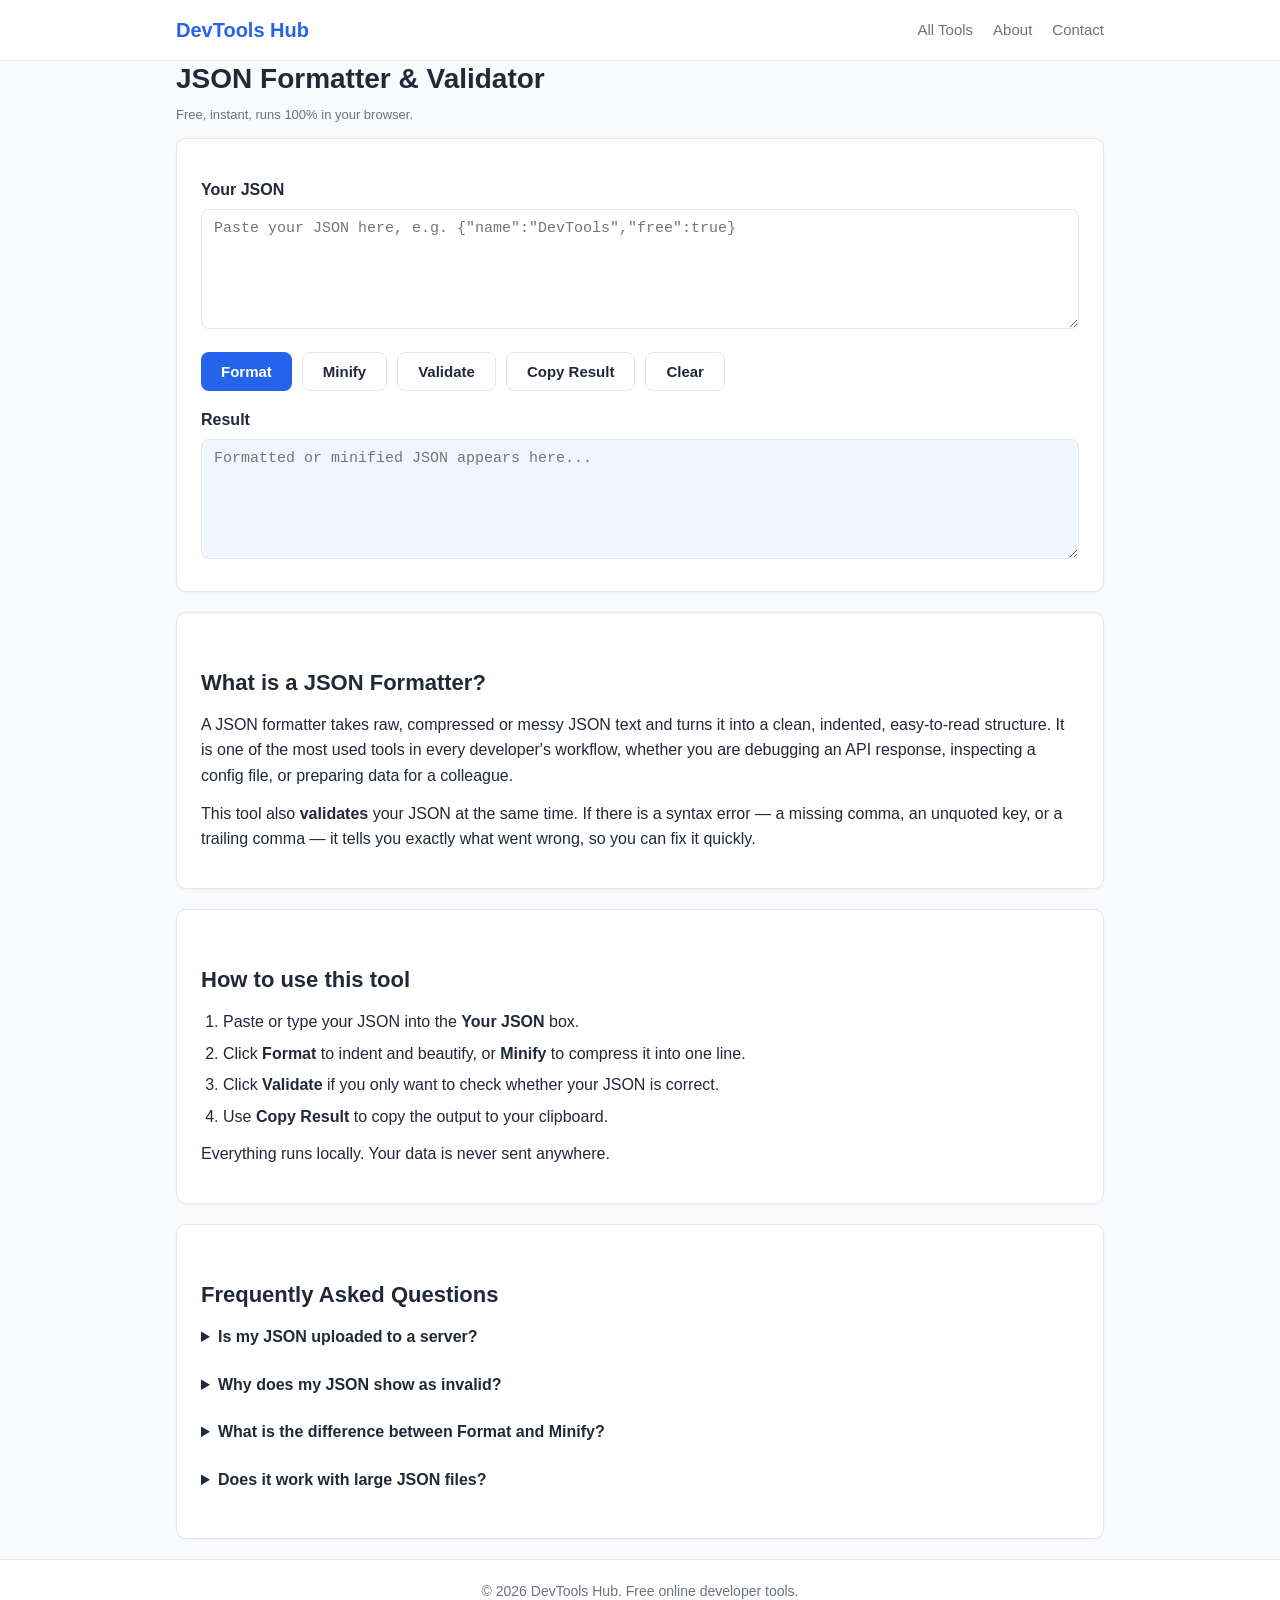
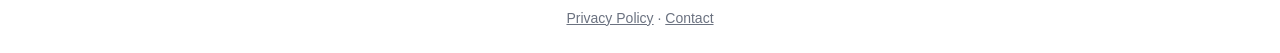
<file: tools/json-formatter.html>
<!DOCTYPE html>
<html lang="en">
<head>
  <meta charset="UTF-8">
  <meta name="viewport" content="width=device-width, initial-scale=1.0">
  <title>JSON Formatter &amp; Validator Online - Free | DevTools Hub</title>
  <meta name="description" content="Free online JSON formatter and validator. Format, minify and validate JSON instantly in your browser. No upload, no sign-up, 100% private.">
  <link rel="canonical" href="https://kycnb.top/tools/json-formatter.html">
  <!-- AdSense Auto Ads: paste your ad code here after approval -->
  <meta name="google-adsense-account" content="ca-pub-4932711262775019">
<script async src="https://pagead2.googlesyndication.com/pagead/js/adsbygoogle.js?client=ca-pub-4932711262775019" crossorigin="anonymous"></script>
  <link rel="stylesheet" href="../assets/css/style.css">
</head>
<body>
  <header class="site-header">
    <div class="container header-inner">
      <a class="logo" href="../index.html">DevTools Hub</a>
      <nav class="main-nav" aria-label="Main navigation">
        <a href="../index.html">All Tools</a>
        <a href="../about.html">About</a>
        <a href="../contact.html">Contact</a>
      </nav>
    </div>
  </header>

  <main class="container">
    <h1>JSON Formatter &amp; Validator</h1>
    <p class="hint">Free, instant, runs 100% in your browser.</p>

    <section class="card">
      <label for="json-input">Your JSON</label>
      <textarea id="json-input" placeholder='Paste your JSON here, e.g. {"name":"DevTools","free":true}'></textarea>

      <div class="btn-row">
        <button class="btn" onclick="doFormat(false)">Format</button>
        <button class="btn btn-secondary" onclick="doFormat(true)">Minify</button>
        <button class="btn btn-secondary" onclick="doValidate()">Validate</button>
        <button class="btn btn-secondary" data-copy-target="json-output">Copy Result</button>
        <button class="btn btn-secondary" onclick="clearAll()">Clear</button>
      </div>

      <div id="status" class="status"></div>

      <label for="json-output">Result</label>
      <textarea id="json-output" class="output" placeholder="Formatted or minified JSON appears here..."></textarea>
    </section>

    <section class="card">
      <h2>What is a JSON Formatter?</h2>
      <p>A JSON formatter takes raw, compressed or messy JSON text and turns it into a clean, indented, easy-to-read structure. It is one of the most used tools in every developer's workflow, whether you are debugging an API response, inspecting a config file, or preparing data for a colleague.</p>
      <p>This tool also <strong>validates</strong> your JSON at the same time. If there is a syntax error — a missing comma, an unquoted key, or a trailing comma — it tells you exactly what went wrong, so you can fix it quickly.</p>
    </section>

    <section class="card">
      <h2>How to use this tool</h2>
      <ol>
        <li>Paste or type your JSON into the <strong>Your JSON</strong> box.</li>
        <li>Click <strong>Format</strong> to indent and beautify, or <strong>Minify</strong> to compress it into one line.</li>
        <li>Click <strong>Validate</strong> if you only want to check whether your JSON is correct.</li>
        <li>Use <strong>Copy Result</strong> to copy the output to your clipboard.</li>
      </ol>
      <p>Everything runs locally. Your data is never sent anywhere.</p>
    </section>

    <section class="card">
      <h2>Frequently Asked Questions</h2>
      <details class="faq-item">
        <summary>Is my JSON uploaded to a server?</summary>
        <p>No. The tool runs entirely in your browser with JavaScript. Your JSON never leaves your device.</p>
      </details>
      <details class="faq-item">
        <summary>Why does my JSON show as invalid?</summary>
        <p>Common causes: trailing commas, single quotes instead of double quotes, unquoted keys, or comments inside JSON. The validator will point to the exact error location.</p>
      </details>
      <details class="faq-item">
        <summary>What is the difference between Format and Minify?</summary>
        <p>Format adds indentation and line breaks to make JSON readable. Minify removes all whitespace to produce the smallest possible payload, which is useful for storage and transmission.</p>
      </details>
      <details class="faq-item">
        <summary>Does it work with large JSON files?</summary>
        <p>Yes, up to what your browser can comfortably handle. Because processing is local, very large files work better here than on server-based tools.</p>
      </details>
    </section>
  </main>

  <footer class="site-footer">
    <div class="container">
      <p>&copy; <span id="year"></span> DevTools Hub. Free online developer tools.</p>
      <p><a href="../privacy.html">Privacy Policy</a> · <a href="../contact.html">Contact</a></p>
    </div>
  </footer>
  <script src="../assets/js/main.js"></script>
  <script>
    (function () {
      "use strict";
      var input = document.getElementById("json-input");
      var output = document.getElementById("json-output");
      var status = document.getElementById("status");

      function setStatus(ok, msg) {
        status.textContent = msg;
        status.className = "status " + (ok ? "ok" : "error");
      }

      function parse() {
        var raw = input.value;
        if (!raw.trim()) { setStatus(false, "Please paste some JSON first."); return null; }
        try {
          return { value: JSON.parse(raw), raw: raw };
        } catch (e) {
          setStatus(false, "Invalid JSON: " + e.message);
          return null;
        }
      }

      window.doFormat = function (minify) {
        var parsed = parse();
        if (!parsed) return;
        var out = minify ? JSON.stringify(parsed.value) : JSON.stringify(parsed.value, null, 2);
        output.value = out;
        setStatus(true, minify ? "JSON minified successfully (" + out.length + " characters)." : "JSON formatted successfully. Valid JSON.");
      };

      window.doValidate = function () {
        var parsed = parse();
        if (!parsed) return;
        setStatus(true, "Valid JSON. The document parses without errors.");
      };

      window.clearAll = function () {
        input.value = "";
        output.value = "";
        status.textContent = "";
        status.className = "status";
        input.focus();
      };
    })();
  </script>
</body>
</html>
</file>
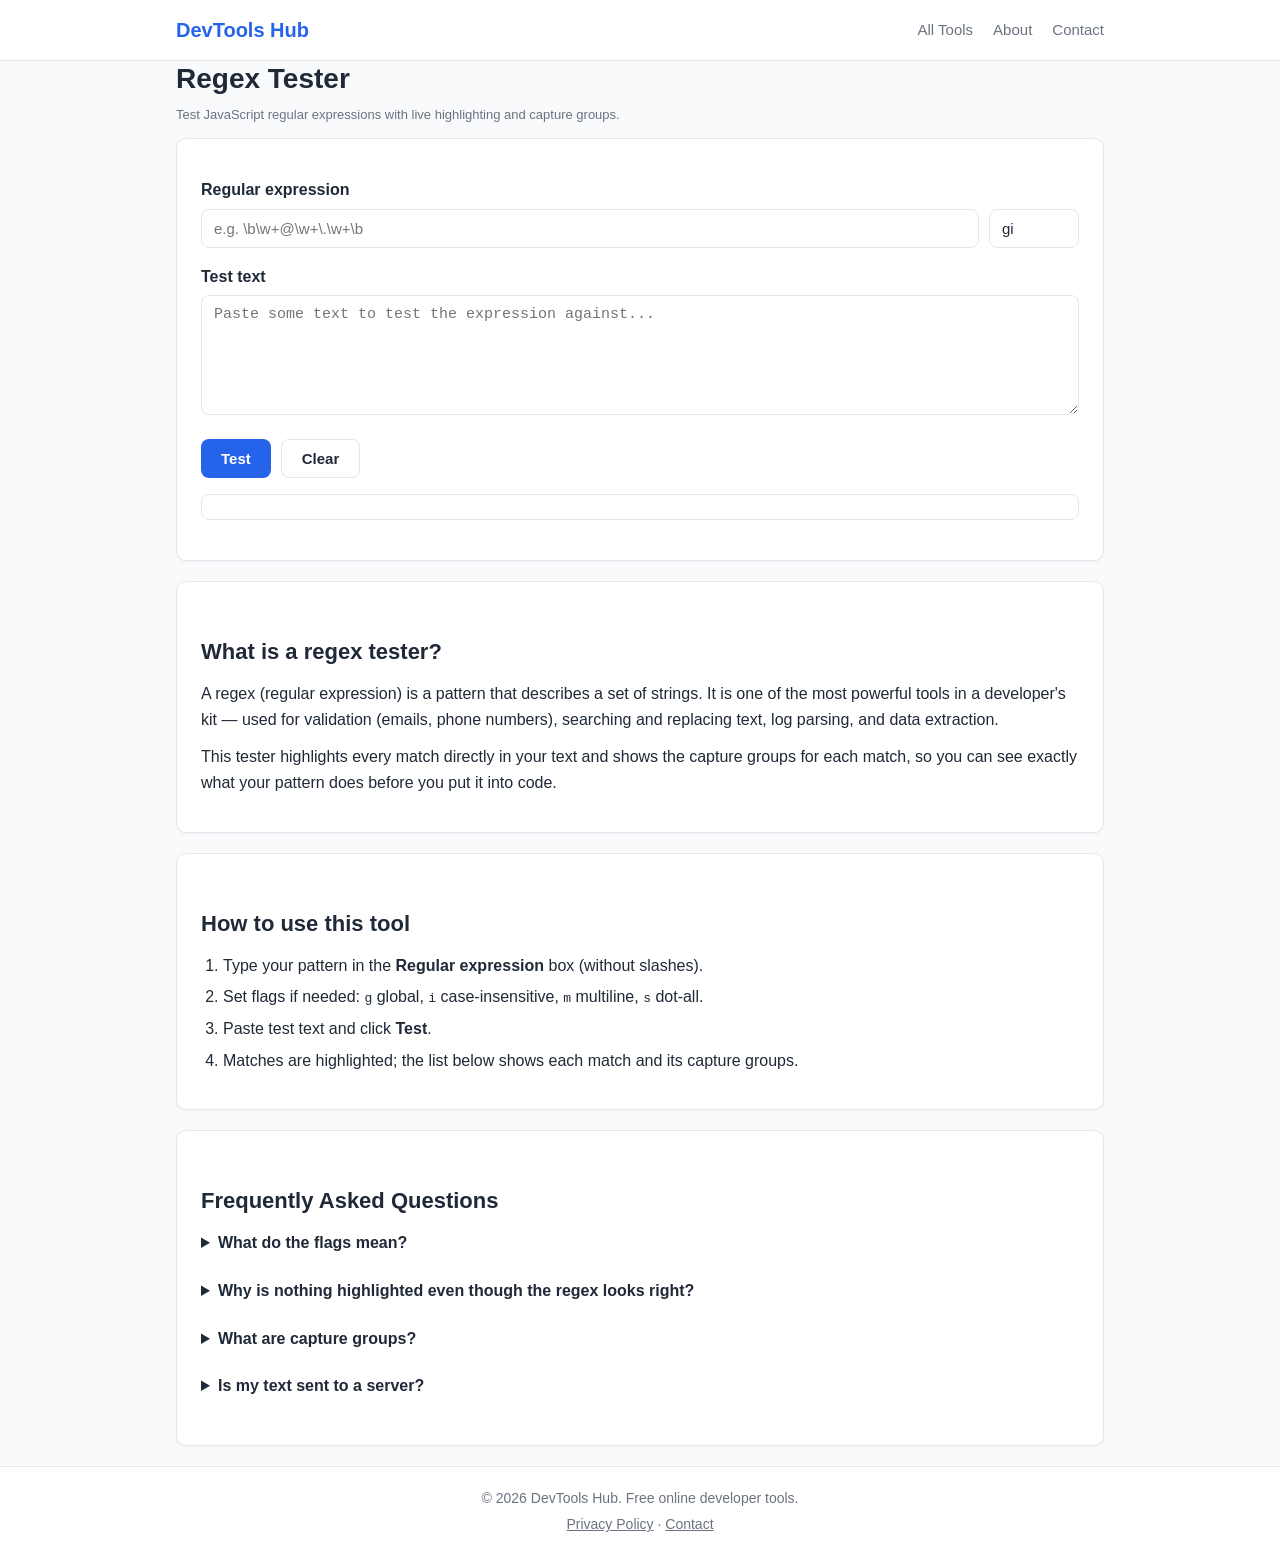
<file: tools/regex-tester.html>
<!DOCTYPE html>
<html lang="en">
<head>
  <meta charset="UTF-8">
  <meta name="viewport" content="width=device-width, initial-scale=1.0">
  <title>Regex Tester Online - Free | DevTools Hub</title>
  <meta name="description" content="Free online regex tester. Test JavaScript regular expressions with live match highlighting, capture groups and a detailed match list. Runs in your browser.">
  <link rel="canonical" href="https://kycnb.top/tools/regex-tester.html">
  <!-- AdSense Auto Ads: paste your ad code here after approval -->
  <meta name="google-adsense-account" content="ca-pub-4932711262775019">
<script async src="https://pagead2.googlesyndication.com/pagead/js/adsbygoogle.js?client=ca-pub-4932711262775019" crossorigin="anonymous"></script>
  <link rel="stylesheet" href="../assets/css/style.css">
</head>
<body>
  <header class="site-header">
    <div class="container header-inner">
      <a class="logo" href="../index.html">DevTools Hub</a>
      <nav class="main-nav" aria-label="Main navigation">
        <a href="../index.html">All Tools</a>
        <a href="../about.html">About</a>
        <a href="../contact.html">Contact</a>
      </nav>
    </div>
  </header>

  <main class="container">
    <h1>Regex Tester</h1>
    <p class="hint">Test JavaScript regular expressions with live highlighting and capture groups.</p>

    <section class="card">
      <label for="regex-input">Regular expression</label>
      <div class="btn-row" style="margin-top:0">
        <input type="text" id="regex-input" placeholder="e.g. \b\w+@\w+\.\w+\b" style="flex:1">
        <input type="text" id="regex-flags" placeholder="flags" value="gi" style="max-width:90px" title="Flags: g i m s u y">
      </div>

      <label for="regex-text">Test text</label>
      <textarea id="regex-text" placeholder="Paste some text to test the expression against..."></textarea>

      <div class="btn-row">
        <button class="btn" onclick="runTest()">Test</button>
        <button class="btn btn-secondary" onclick="clearAll()">Clear</button>
      </div>

      <div id="status" class="status"></div>
      <div id="highlight-box" class="highlight-box"></div>
      <div id="match-list"></div>
    </section>

    <section class="card">
      <h2>What is a regex tester?</h2>
      <p>A regex (regular expression) is a pattern that describes a set of strings. It is one of the most powerful tools in a developer's kit — used for validation (emails, phone numbers), searching and replacing text, log parsing, and data extraction.</p>
      <p>This tester highlights every match directly in your text and shows the capture groups for each match, so you can see exactly what your pattern does before you put it into code.</p>
    </section>

    <section class="card">
      <h2>How to use this tool</h2>
      <ol>
        <li>Type your pattern in the <strong>Regular expression</strong> box (without slashes).</li>
        <li>Set flags if needed: <code>g</code> global, <code>i</code> case-insensitive, <code>m</code> multiline, <code>s</code> dot-all.</li>
        <li>Paste test text and click <strong>Test</strong>.</li>
        <li>Matches are highlighted; the list below shows each match and its capture groups.</li>
      </ol>
    </section>

    <section class="card">
      <h2>Frequently Asked Questions</h2>
      <details class="faq-item">
        <summary>What do the flags mean?</summary>
        <p><code>g</code> finds all matches (not just the first), <code>i</code> ignores case, <code>m</code> makes ^ and $ match line boundaries, <code>s</code> lets . match newlines, <code>u</code> enables Unicode mode, <code>y</code> is sticky mode.</p>
      </details>
      <details class="faq-item">
        <summary>Why is nothing highlighted even though the regex looks right?</summary>
        <p>Check that the pattern is valid JavaScript syntax. If it is invalid, an error message shows below. Also confirm you selected the <code>g</code> flag to see all matches.</p>
      </details>
      <details class="faq-item">
        <summary>What are capture groups?</summary>
        <p>Parts of the pattern wrapped in parentheses, like <code>(\d+)</code>. They capture portions of the match for extraction or replacement. The match list shows group values for each match.</p>
      </details>
      <details class="faq-item">
        <summary>Is my text sent to a server?</summary>
        <p>No. All regex testing happens locally in your browser. Your text never leaves your device.</p>
      </details>
    </section>
  </main>

  <footer class="site-footer">
    <div class="container">
      <p>&copy; <span id="year"></span> DevTools Hub. Free online developer tools.</p>
      <p><a href="../privacy.html">Privacy Policy</a> · <a href="../contact.html">Contact</a></p>
    </div>
  </footer>
  <script src="../assets/js/main.js"></script>
  <script>
    (function () {
      "use strict";
      var status = document.getElementById("status");
      var highlightBox = document.getElementById("highlight-box");
      var matchList = document.getElementById("match-list");

      function escapeHtml(s) {
        return s.replace(/&/g, "&amp;").replace(/</g, "&lt;").replace(/>/g, "&gt;").replace(/"/g, "&quot;");
      }

      function setStatus(ok, msg) {
        status.textContent = msg;
        status.className = "status " + (ok ? "ok" : "error");
      }

      window.runTest = function () {
        var pattern = document.getElementById("regex-input").value;
        var flags = document.getElementById("regex-flags").value.replace(/\s+/g, "");
        var text = document.getElementById("regex-text").value;

        highlightBox.innerHTML = "";
        matchList.innerHTML = "";

        if (!pattern) { setStatus(false, "Please enter a regular expression."); return; }
        if (!text) { setStatus(false, "Please enter some test text."); return; }

        var re;
        try {
          re = new RegExp(pattern, flags);
        } catch (e) {
          setStatus(false, "Invalid regex: " + e.message);
          return;
        }

        // Highlight all matches
        var globalRe = flags.indexOf("g") !== -1 ? re : new RegExp(re.source, flags + "g");
        var html = escapeHtml(text).replace(globalRe, function (m) {
          return '<mark>' + escapeHtml(m) + '</mark>';
        });
        highlightBox.innerHTML = '<div class="highlight-inner">' + html + "</div>";

        // Build match list with groups
        var matches = [];
        var m;
        var listRe = new RegExp(re.source, flags.indexOf("g") !== -1 ? flags : flags + "g");
        while ((m = listRe.exec(text)) !== null) {
          matches.push(m);
          if (m.index === listRe.lastIndex) listRe.lastIndex++;
        }

        if (matches.length === 0) {
          setStatus(false, "No matches found.");
          highlightBox.innerHTML = '<div class="highlight-inner">' + escapeHtml(text) + "</div>";
          return;
        }

        var html2 = "<h3>" + matches.length + " match" + (matches.length > 1 ? "es" : "") + " found</h3><ul>";
        matches.forEach(function (m, i) {
          html2 += "<li><strong>Match " + (i + 1) + "</strong> (index " + m.index + "): <code>" + escapeHtml(m[0]) + "</code>";
          if (m.length > 1) {
            var groups = [];
            for (var g = 1; g < m.length; g++) {
              groups.push("group " + g + " = <code>" + escapeHtml(m[g] === undefined ? "undefined" : m[g]) + "</code>");
            }
            html2 += " — " + groups.join(", ");
          }
          html2 += "</li>";
        });
        html2 += "</ul>";
        matchList.innerHTML = html2;
        setStatus(true, matches.length + " match" + (matches.length > 1 ? "es" : "") + " found.");
      };

      window.clearAll = function () {
        document.getElementById("regex-input").value = "";
        document.getElementById("regex-flags").value = "gi";
        document.getElementById("regex-text").value = "";
        highlightBox.innerHTML = "";
        matchList.innerHTML = "";
        status.textContent = "";
        status.className = "status";
      };
    })();
  </script>
  <style>
    .highlight-box {
      border: 1px solid var(--border);
      border-radius: 8px;
      padding: 12px;
      margin-top: 16px;
      background: #fff;
      font-family: ui-monospace, SFMono-Regular, Menlo, Consolas, monospace;
      font-size: 14px;
      white-space: pre-wrap;
      word-break: break-word;
      max-height: 300px;
      overflow: auto;
    }
    .highlight-box mark {
      background: #fde68a;
      padding: 0 2px;
      border-radius: 3px;
    }
    #match-list { margin-top: 16px; }
    #match-list ul { margin-left: 20px; }
    #match-list li { margin-bottom: 8px; }
    #match-list code { background: var(--primary-light); padding: 1px 5px; border-radius: 4px; font-size: 13px; }
  </style>
</body>
</html>
</file>
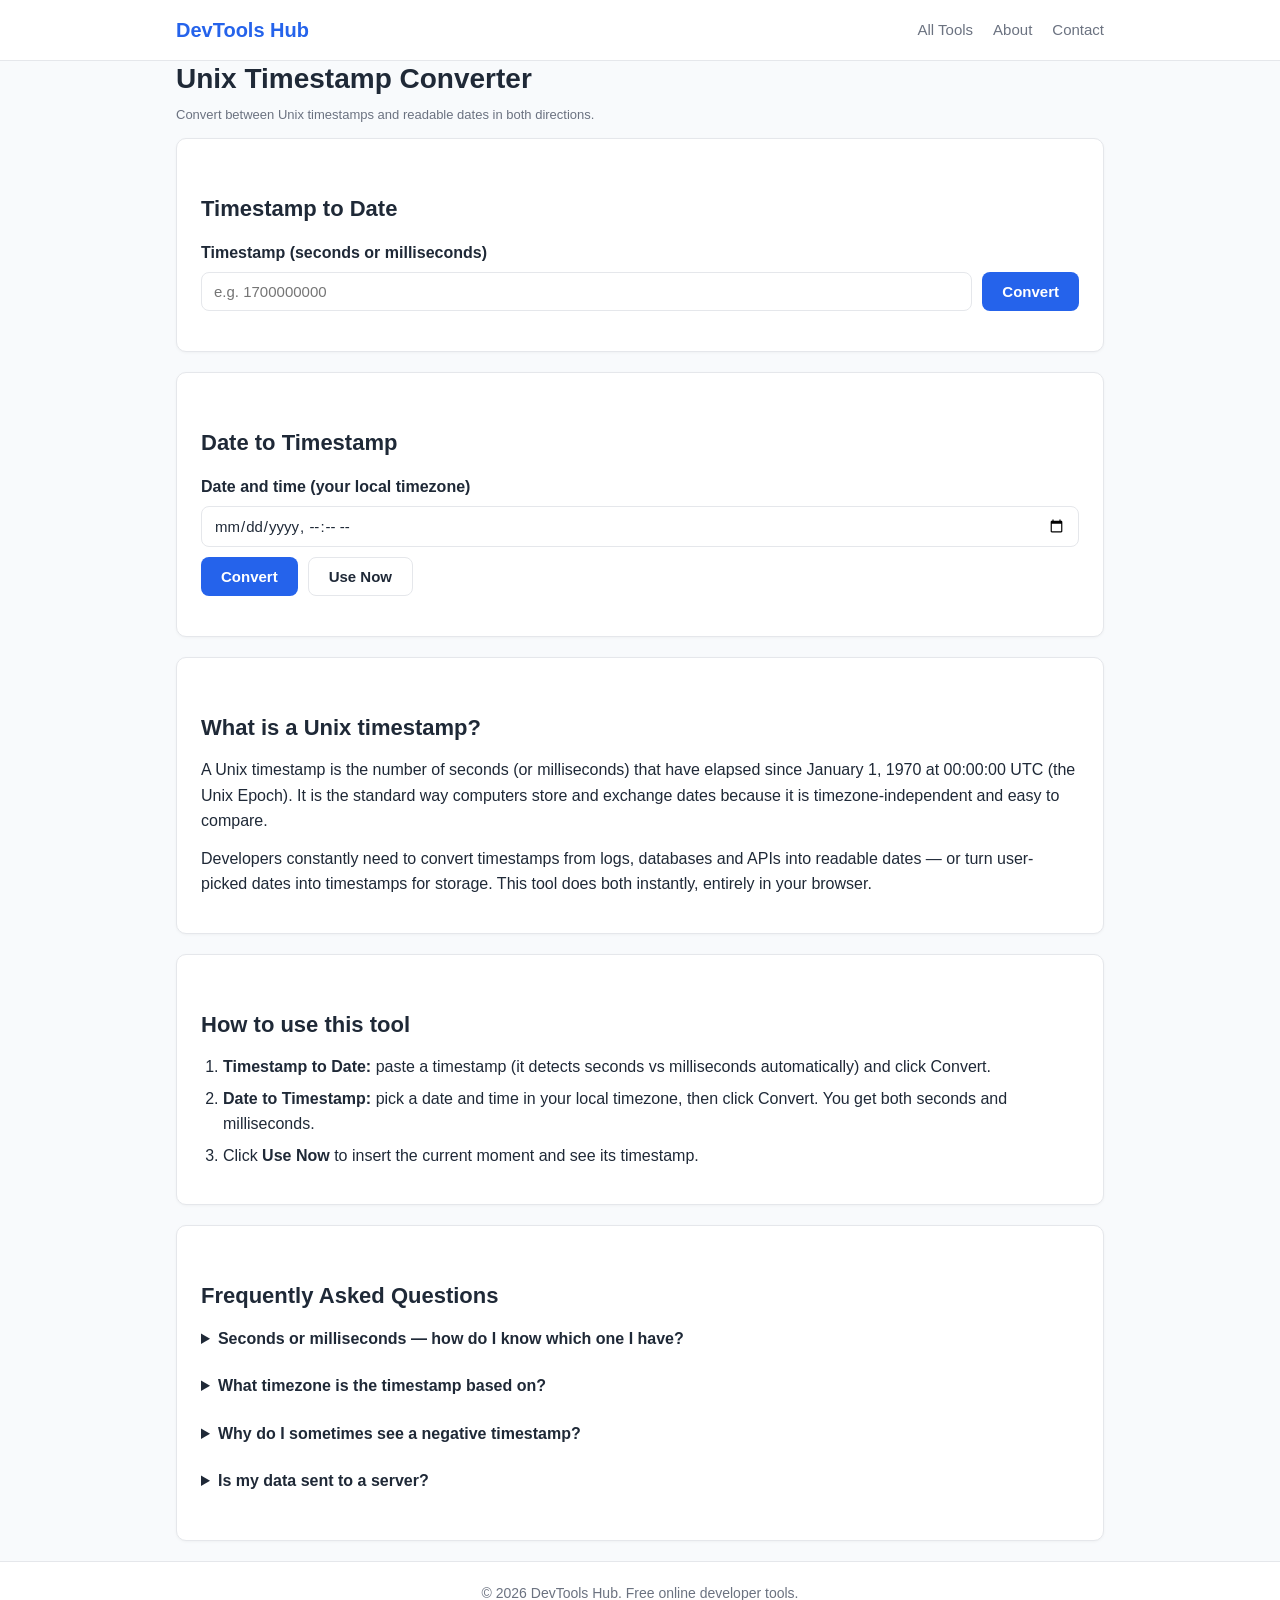
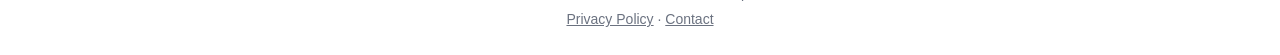
<file: tools/timestamp-converter.html>
<!DOCTYPE html>
<html lang="en">
<head>
  <meta charset="UTF-8">
  <meta name="viewport" content="width=device-width, initial-scale=1.0">
  <title>Unix Timestamp Converter Online - Free | DevTools Hub</title>
  <meta name="description" content="Free online Unix timestamp converter. Convert timestamp to date and date to timestamp instantly, in seconds and milliseconds. Runs in your browser.">
  <link rel="canonical" href="https://kycnb.top/tools/timestamp-converter.html">
  <!-- AdSense Auto Ads: paste your ad code here after approval -->
  <meta name="google-adsense-account" content="ca-pub-4932711262775019">
<script async src="https://pagead2.googlesyndication.com/pagead/js/adsbygoogle.js?client=ca-pub-4932711262775019" crossorigin="anonymous"></script>
  <link rel="stylesheet" href="../assets/css/style.css">
</head>
<body>
  <header class="site-header">
    <div class="container header-inner">
      <a class="logo" href="../index.html">DevTools Hub</a>
      <nav class="main-nav" aria-label="Main navigation">
        <a href="../index.html">All Tools</a>
        <a href="../about.html">About</a>
        <a href="../contact.html">Contact</a>
      </nav>
    </div>
  </header>

  <main class="container">
    <h1>Unix Timestamp Converter</h1>
    <p class="hint">Convert between Unix timestamps and readable dates in both directions.</p>

    <section class="card">
      <h2>Timestamp to Date</h2>
      <label for="ts-input">Timestamp (seconds or milliseconds)</label>
      <div class="btn-row" style="margin-top:0">
        <input type="text" id="ts-input" placeholder="e.g. 1700000000" style="flex:1">
        <button class="btn" onclick="tsToDate()">Convert</button>
      </div>
      <div id="ts-result"></div>
    </section>

    <section class="card">
      <h2>Date to Timestamp</h2>
      <label for="dt-input">Date and time (your local timezone)</label>
      <div class="btn-row" style="margin-top:0">
        <input type="datetime-local" id="dt-input">
        <button class="btn" onclick="dtToTs()">Convert</button>
        <button class="btn btn-secondary" onclick="useNow()">Use Now</button>
      </div>
      <div id="dt-result"></div>
    </section>

    <section class="card">
      <h2>What is a Unix timestamp?</h2>
      <p>A Unix timestamp is the number of seconds (or milliseconds) that have elapsed since January 1, 1970 at 00:00:00 UTC (the Unix Epoch). It is the standard way computers store and exchange dates because it is timezone-independent and easy to compare.</p>
      <p>Developers constantly need to convert timestamps from logs, databases and APIs into readable dates — or turn user-picked dates into timestamps for storage. This tool does both instantly, entirely in your browser.</p>
    </section>

    <section class="card">
      <h2>How to use this tool</h2>
      <ol>
        <li><strong>Timestamp to Date:</strong> paste a timestamp (it detects seconds vs milliseconds automatically) and click Convert.</li>
        <li><strong>Date to Timestamp:</strong> pick a date and time in your local timezone, then click Convert. You get both seconds and milliseconds.</li>
        <li>Click <strong>Use Now</strong> to insert the current moment and see its timestamp.</li>
      </ol>
    </section>

    <section class="card">
      <h2>Frequently Asked Questions</h2>
      <details class="faq-item">
        <summary>Seconds or milliseconds — how do I know which one I have?</summary>
        <p>If the number has 10 digits, it is almost certainly seconds. 13 digits means milliseconds. This tool detects both automatically.</p>
      </details>
      <details class="faq-item">
        <summary>What timezone is the timestamp based on?</summary>
        <p>Timestamps are always based on UTC. The readable date shown here is displayed in your browser's local timezone so it is easy to understand.</p>
      </details>
      <details class="faq-item">
        <summary>Why do I sometimes see a negative timestamp?</summary>
        <p>Negative timestamps represent dates before January 1, 1970. They are valid and this tool handles them correctly.</p>
      </details>
      <details class="faq-item">
        <summary>Is my data sent to a server?</summary>
        <p>No. All conversions happen locally in your browser. Nothing is uploaded.</p>
      </details>
    </section>
  </main>

  <footer class="site-footer">
    <div class="container">
      <p>&copy; <span id="year"></span> DevTools Hub. Free online developer tools.</p>
      <p><a href="../privacy.html">Privacy Policy</a> · <a href="../contact.html">Contact</a></p>
    </div>
  </footer>
  <script src="../assets/js/main.js"></script>
  <script>
    (function () {
      "use strict";
      var tsResult = document.getElementById("ts-result");
      var dtResult = document.getElementById("dt-result");

      function render(container, rows) {
        if (!rows || rows.length === 0) { container.innerHTML = ""; return; }
        var html = '<ul style="margin-top:12px">';
        rows.forEach(function (r) { html += "<li><strong>" + r.label + ":</strong> " + r.value + "</li>"; });
        html += "</ul>";
        container.innerHTML = html;
      }

      window.tsToDate = function () {
        var raw = document.getElementById("ts-input").value.trim();
        if (!raw) { render(tsResult, [{ label: "Error", value: "Please enter a timestamp." }]); return; }
        var num = Number(raw);
        if (isNaN(num)) { render(tsResult, [{ label: "Error", value: "That does not look like a valid number." }]); return; }
        var ms = Math.abs(num) < 1e12 ? num * 1000 : num; // 10-digit = seconds, 13-digit = ms
        var d = new Date(ms);
        if (isNaN(d.getTime())) { render(tsResult, [{ label: "Error", value: "Timestamp out of range." }]); return; }
        render(tsResult, [
          { label: "Local date & time", value: d.toString() },
          { label: "UTC date & time", value: d.toUTCString() },
          { label: "ISO 8601", value: d.toISOString() },
          { label: "Detected unit", value: Math.abs(num) < 1e12 ? "seconds" : "milliseconds" }
        ]);
      };

      window.dtToTs = function () {
        var raw = document.getElementById("dt-input").value;
        if (!raw) { render(dtResult, [{ label: "Error", value: "Please pick a date and time first." }]); return; }
        var ms = new Date(raw).getTime();
        if (isNaN(ms)) { render(dtResult, [{ label: "Error", value: "Invalid date." }]); return; }
        render(dtResult, [
          { label: "Timestamp (seconds)", value: Math.floor(ms / 1000).toString() },
          { label: "Timestamp (milliseconds)", value: ms.toString() }
        ]);
      };

      window.useNow = function () {
        var now = new Date();
        var local = new Date(now.getTime() - now.getTimezoneOffset() * 60000).toISOString().slice(0, 16);
        document.getElementById("dt-input").value = local;
        dtToTs();
      };
    })();
  </script>
</body>
</html>
</file>
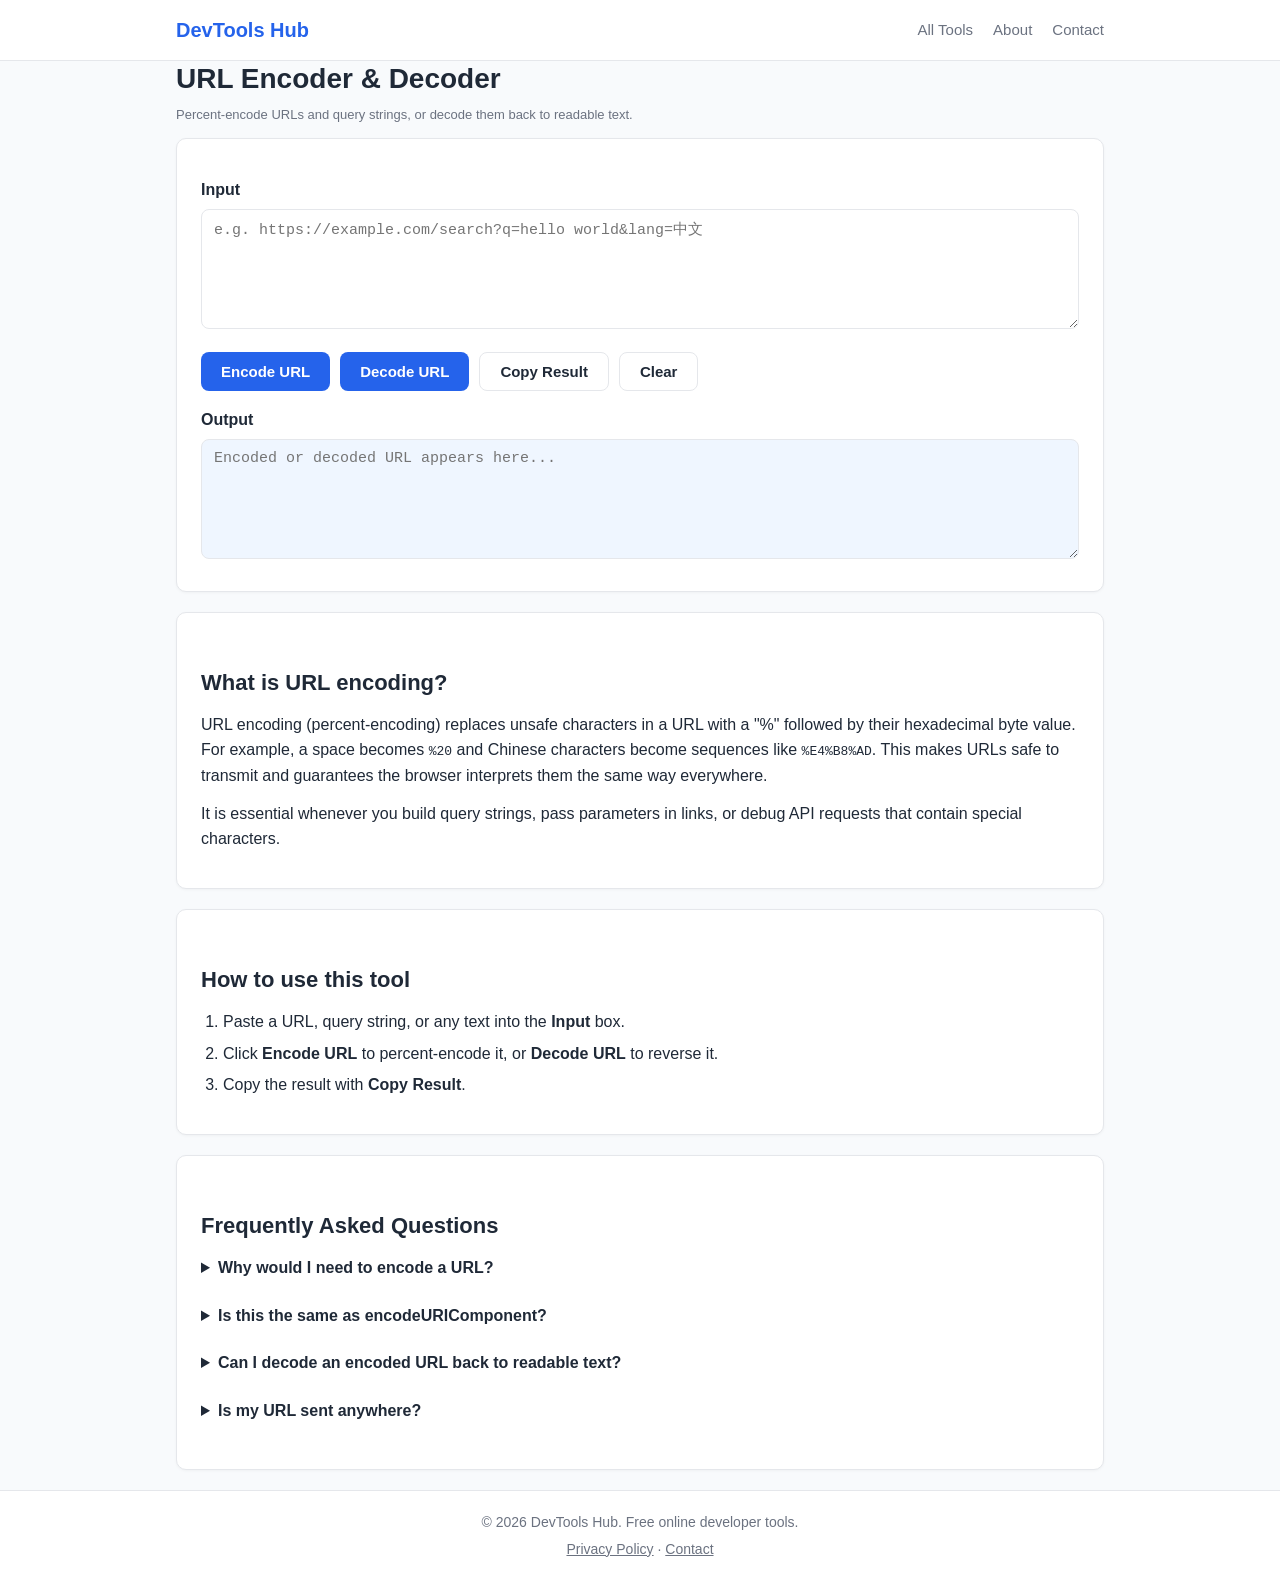
<file: tools/url-encoder.html>
<!DOCTYPE html>
<html lang="en">
<head>
  <meta charset="UTF-8">
  <meta name="viewport" content="width=device-width, initial-scale=1.0">
  <title>URL Encoder &amp; Decoder Online - Free | DevTools Hub</title>
  <meta name="description" content="Free online URL encoder and decoder. Percent-encode or decode URLs instantly in your browser. Handles Unicode, spaces and special characters correctly.">
  <link rel="canonical" href="https://kycnb.top/tools/url-encoder.html">
  <!-- AdSense Auto Ads: paste your ad code here after approval -->
  <meta name="google-adsense-account" content="ca-pub-4932711262775019">
<script async src="https://pagead2.googlesyndication.com/pagead/js/adsbygoogle.js?client=ca-pub-4932711262775019" crossorigin="anonymous"></script>
  <link rel="stylesheet" href="../assets/css/style.css">
</head>
<body>
  <header class="site-header">
    <div class="container header-inner">
      <a class="logo" href="../index.html">DevTools Hub</a>
      <nav class="main-nav" aria-label="Main navigation">
        <a href="../index.html">All Tools</a>
        <a href="../about.html">About</a>
        <a href="../contact.html">Contact</a>
      </nav>
    </div>
  </header>

  <main class="container">
    <h1>URL Encoder &amp; Decoder</h1>
    <p class="hint">Percent-encode URLs and query strings, or decode them back to readable text.</p>

    <section class="card">
      <label for="url-input">Input</label>
      <textarea id="url-input" placeholder="e.g. https://example.com/search?q=hello world&lang=中文"></textarea>

      <div class="btn-row">
        <button class="btn" onclick="doEncode()">Encode URL</button>
        <button class="btn" onclick="doDecode()">Decode URL</button>
        <button class="btn btn-secondary" data-copy-target="url-output">Copy Result</button>
        <button class="btn btn-secondary" onclick="clearAll()">Clear</button>
      </div>

      <div id="status" class="status"></div>

      <label for="url-output">Output</label>
      <textarea id="url-output" class="output" placeholder="Encoded or decoded URL appears here..."></textarea>
    </section>

    <section class="card">
      <h2>What is URL encoding?</h2>
      <p>URL encoding (percent-encoding) replaces unsafe characters in a URL with a "%" followed by their hexadecimal byte value. For example, a space becomes <code>%20</code> and Chinese characters become sequences like <code>%E4%B8%AD</code>. This makes URLs safe to transmit and guarantees the browser interprets them the same way everywhere.</p>
      <p>It is essential whenever you build query strings, pass parameters in links, or debug API requests that contain special characters.</p>
    </section>

    <section class="card">
      <h2>How to use this tool</h2>
      <ol>
        <li>Paste a URL, query string, or any text into the <strong>Input</strong> box.</li>
        <li>Click <strong>Encode URL</strong> to percent-encode it, or <strong>Decode URL</strong> to reverse it.</li>
        <li>Copy the result with <strong>Copy Result</strong>.</li>
      </ol>
    </section>

    <section class="card">
      <h2>Frequently Asked Questions</h2>
      <details class="faq-item">
        <summary>Why would I need to encode a URL?</summary>
        <p>When URLs contain spaces, Unicode characters, or symbols like &amp; and #, they can break or be misinterpreted. Encoding keeps every character safe and unambiguous.</p>
      </details>
      <details class="faq-item">
        <summary>Is this the same as encodeURIComponent?</summary>
        <p>Yes. This tool uses the same rules as JavaScript's encodeURIComponent/decodeURIComponent, which encodes everything except A-Z, a-z, 0-9, - _ . ! ~ * ' ( ).</p>
      </details>
      <details class="faq-item">
        <summary>Can I decode an encoded URL back to readable text?</summary>
        <p>Yes, click Decode URL. Most modern URLs encode UTF-8, and this tool decodes that back into the original readable characters.</p>
      </details>
      <details class="faq-item">
        <summary>Is my URL sent anywhere?</summary>
        <p>No. Encoding and decoding happen entirely in your browser, locally.</p>
      </details>
    </section>
  </main>

  <footer class="site-footer">
    <div class="container">
      <p>&copy; <span id="year"></span> DevTools Hub. Free online developer tools.</p>
      <p><a href="../privacy.html">Privacy Policy</a> · <a href="../contact.html">Contact</a></p>
    </div>
  </footer>
  <script src="../assets/js/main.js"></script>
  <script>
    (function () {
      "use strict";
      var input = document.getElementById("url-input");
      var output = document.getElementById("url-output");
      var status = document.getElementById("status");

      function setStatus(ok, msg) {
        status.textContent = msg;
        status.className = "status " + (ok ? "ok" : "error");
      }

      window.doEncode = function () {
        var raw = input.value;
        if (!raw) { setStatus(false, "Please enter some text to encode."); return; }
        output.value = encodeURIComponent(raw);
        setStatus(true, "URL encoded successfully.");
      };

      window.doDecode = function () {
        var raw = input.value;
        if (!raw) { setStatus(false, "Please paste an encoded URL to decode."); return; }
        try {
          output.value = decodeURIComponent(raw);
          setStatus(true, "URL decoded successfully.");
        } catch (e) {
          setStatus(false, "Decoding failed: the input contains an invalid percent-encoding sequence (e.g. a stray %).");
        }
      };

      window.clearAll = function () {
        input.value = "";
        output.value = "";
        status.textContent = "";
        status.className = "status";
        input.focus();
      };
    })();
  </script>
</body>
</html>
</file>
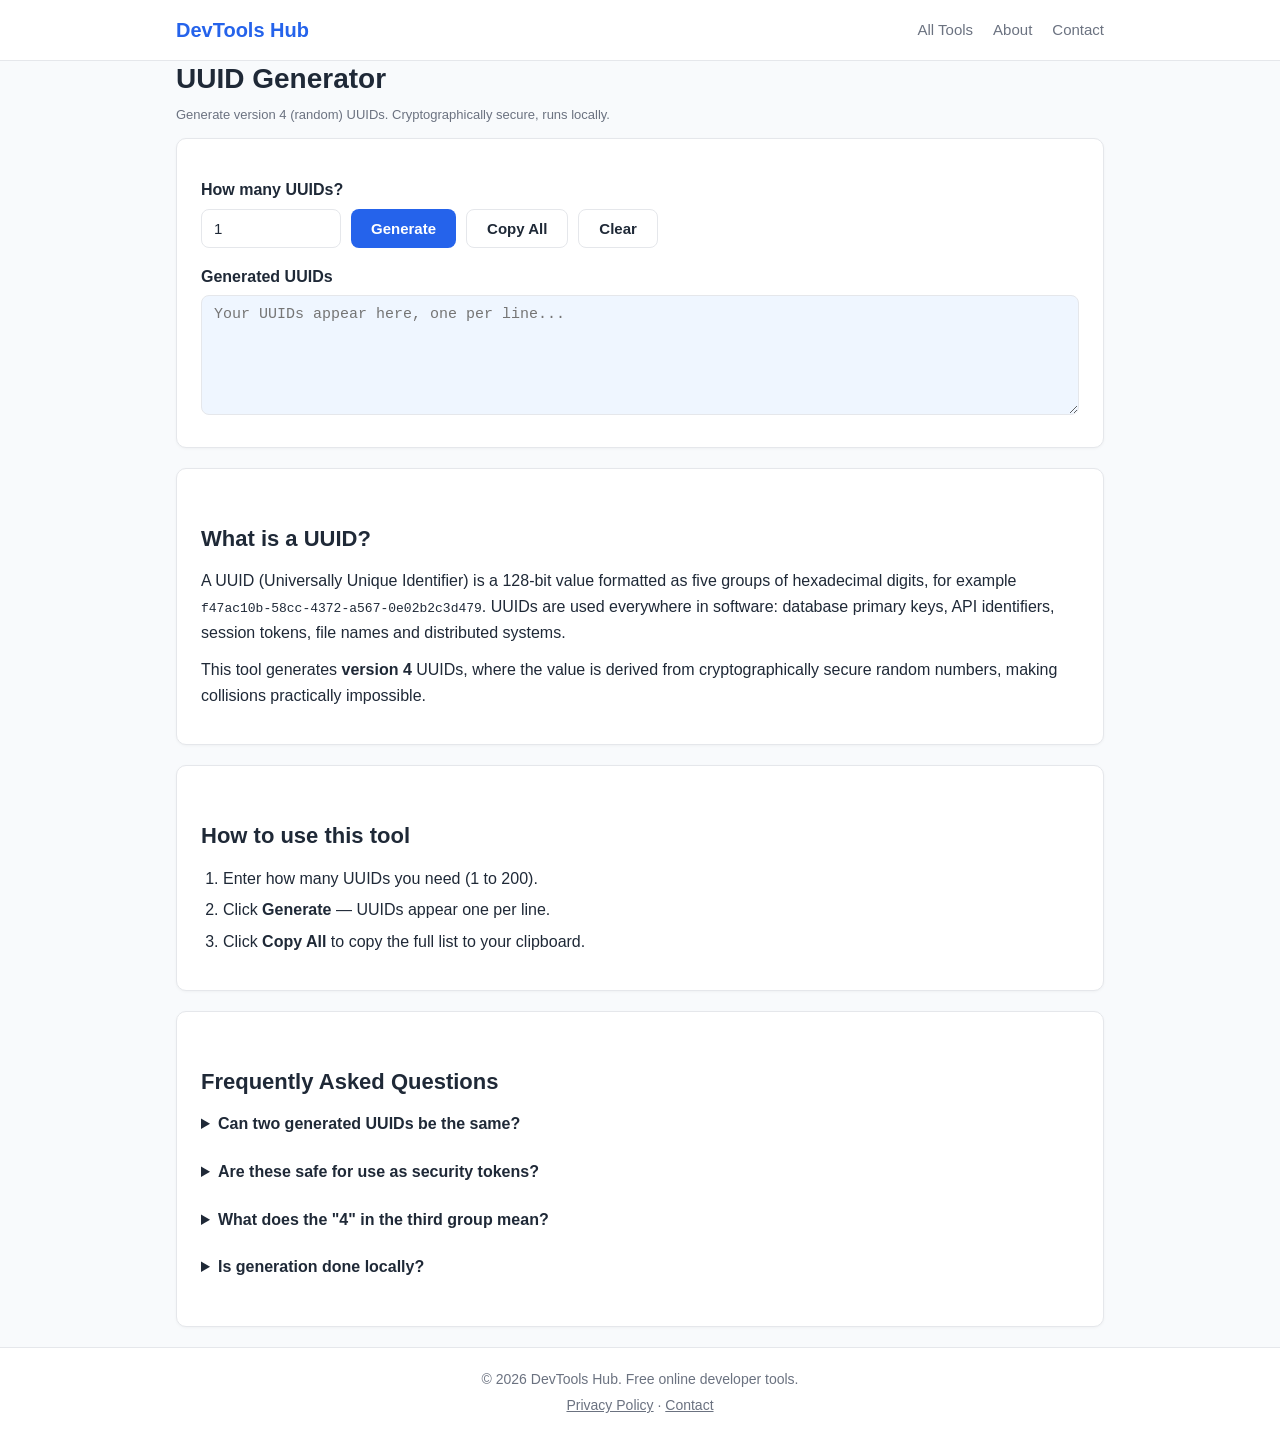
<file: tools/uuid-generator.html>
<!DOCTYPE html>
<html lang="en">
<head>
  <meta charset="UTF-8">
  <meta name="viewport" content="width=device-width, initial-scale=1.0">
  <title>UUID Generator Online - Free v4 UUIDs | DevTools Hub</title>
  <meta name="description" content="Free online UUID v4 generator. Generate single or bulk random UUIDs instantly in your browser using cryptographically secure randomness.">
  <link rel="canonical" href="https://kycnb.top/tools/uuid-generator.html">
  <!-- AdSense Auto Ads: paste your ad code here after approval -->
  <meta name="google-adsense-account" content="ca-pub-4932711262775019">
<script async src="https://pagead2.googlesyndication.com/pagead/js/adsbygoogle.js?client=ca-pub-4932711262775019" crossorigin="anonymous"></script>
  <link rel="stylesheet" href="../assets/css/style.css">
</head>
<body>
  <header class="site-header">
    <div class="container header-inner">
      <a class="logo" href="../index.html">DevTools Hub</a>
      <nav class="main-nav" aria-label="Main navigation">
        <a href="../index.html">All Tools</a>
        <a href="../about.html">About</a>
        <a href="../contact.html">Contact</a>
      </nav>
    </div>
  </header>

  <main class="container">
    <h1>UUID Generator</h1>
    <p class="hint">Generate version 4 (random) UUIDs. Cryptographically secure, runs locally.</p>

    <section class="card">
      <label for="uuid-count">How many UUIDs?</label>
      <div class="btn-row" style="margin-top:0">
        <input type="number" id="uuid-count" value="1" min="1" max="200" style="max-width:140px">
        <button class="btn" onclick="generate()">Generate</button>
        <button class="btn btn-secondary" data-copy-target="uuid-output">Copy All</button>
        <button class="btn btn-secondary" onclick="clearAll()">Clear</button>
      </div>

      <div id="status" class="status"></div>

      <label for="uuid-output">Generated UUIDs</label>
      <textarea id="uuid-output" class="output" placeholder="Your UUIDs appear here, one per line..."></textarea>
    </section>

    <section class="card">
      <h2>What is a UUID?</h2>
      <p>A UUID (Universally Unique Identifier) is a 128-bit value formatted as five groups of hexadecimal digits, for example <code>f47ac10b-58cc-4372-a567-0e02b2c3d479</code>. UUIDs are used everywhere in software: database primary keys, API identifiers, session tokens, file names and distributed systems.</p>
      <p>This tool generates <strong>version 4</strong> UUIDs, where the value is derived from cryptographically secure random numbers, making collisions practically impossible.</p>
    </section>

    <section class="card">
      <h2>How to use this tool</h2>
      <ol>
        <li>Enter how many UUIDs you need (1 to 200).</li>
        <li>Click <strong>Generate</strong> — UUIDs appear one per line.</li>
        <li>Click <strong>Copy All</strong> to copy the full list to your clipboard.</li>
      </ol>
    </section>

    <section class="card">
      <h2>Frequently Asked Questions</h2>
      <details class="faq-item">
        <summary>Can two generated UUIDs be the same?</summary>
        <p>Practically impossible. A v4 UUID has 122 random bits, so the chance of collision is astronomically small even across billions of generated values.</p>
      </details>
      <details class="faq-item">
        <summary>Are these safe for use as security tokens?</summary>
        <p>Yes. This tool uses the browser's crypto.getRandomValues, which is designed for security-sensitive use cases.</p>
      </details>
      <details class="faq-item">
        <summary>What does the "4" in the third group mean?</summary>
        <p>It identifies the UUID version. Version 4 means the value is random. Version 1 (time-based) and other versions exist for different use cases.</p>
      </details>
      <details class="faq-item">
        <summary>Is generation done locally?</summary>
        <p>Yes. UUIDs are generated in your browser and nothing is sent to any server.</p>
      </details>
    </section>
  </main>

  <footer class="site-footer">
    <div class="container">
      <p>&copy; <span id="year"></span> DevTools Hub. Free online developer tools.</p>
      <p><a href="../privacy.html">Privacy Policy</a> · <a href="../contact.html">Contact</a></p>
    </div>
  </footer>
  <script src="../assets/js/main.js"></script>
  <script>
    (function () {
      "use strict";
      var output = document.getElementById("uuid-output");
      var status = document.getElementById("status");

      function uuidv4() {
        if (crypto.randomUUID) return crypto.randomUUID();
        var bytes = crypto.getRandomValues(new Uint8Array(16));
        bytes[6] = (bytes[6] & 0x0f) | 0x40;
        bytes[8] = (bytes[8] & 0x3f) | 0x80;
        var hex = Array.from(bytes, function (b) { return b.toString(16).padStart(2, "0"); }).join("");
        return hex.slice(0, 8) + "-" + hex.slice(8, 12) + "-" + hex.slice(12, 16) + "-" + hex.slice(16, 20) + "-" + hex.slice(20);
      }

      window.generate = function () {
        var n = parseInt(document.getElementById("uuid-count").value, 10);
        if (!n || n < 1 || n > 200) {
          status.textContent = "Please enter a number between 1 and 200.";
          status.className = "status error";
          return;
        }
        var lines = [];
        for (var i = 0; i < n; i++) lines.push(uuidv4());
        output.value = lines.join("\n");
        status.textContent = "Generated " + n + " UUID" + (n > 1 ? "s" : "") + ".";
        status.className = "status ok";
      };

      window.clearAll = function () {
        output.value = "";
        status.textContent = "";
        status.className = "status";
      };
    })();
  </script>
</body>
</html>
</file>
<file: assets/css/style.css>
/* DevTools Hub - global stylesheet */
* { margin: 0; padding: 0; box-sizing: border-box; }

:root {
  --primary: #2563eb;
  --primary-dark: #1d4ed8;
  --primary-light: #eff6ff;
  --text: #1f2937;
  --text-muted: #6b7280;
  --border: #e5e7eb;
  --bg: #f8fafc;
  --card: #ffffff;
  --success: #16a34a;
  --danger: #dc2626;
  --radius: 10px;
}

body {
  font-family: -apple-system, BlinkMacSystemFont, "Segoe UI", Roboto, "Helvetica Neue", Arial, sans-serif;
  background: var(--bg);
  color: var(--text);
  line-height: 1.6;
  min-height: 100vh;
  display: flex;
  flex-direction: column;
}

.container { width: 100%; max-width: 960px; margin: 0 auto; padding: 0 16px; }

/* Header */
.site-header {
  background: var(--card);
  border-bottom: 1px solid var(--border);
  position: sticky;
  top: 0;
  z-index: 100;
}
.header-inner {
  display: flex;
  align-items: center;
  justify-content: space-between;
  height: 60px;
}
.logo {
  font-size: 20px;
  font-weight: 700;
  color: var(--primary);
  text-decoration: none;
}
.logo:hover { color: var(--primary-dark); }
.main-nav { display: flex; gap: 20px; }
.main-nav a {
  color: var(--text-muted);
  text-decoration: none;
  font-size: 15px;
  font-weight: 500;
}
.main-nav a:hover { color: var(--primary); }

/* Main */
main { flex: 1; padding: 32px 0 48px; }

h1 { font-size: 28px; margin-bottom: 8px; line-height: 1.3; }
h2 { font-size: 22px; margin: 28px 0 12px; }
h3 { font-size: 18px; margin: 20px 0 10px; }
p { margin-bottom: 12px; }
ul, ol { margin: 0 0 12px 22px; }
li { margin-bottom: 6px; }
a { color: var(--primary); }
a:hover { color: var(--primary-dark); }

/* Cards */
.card {
  background: var(--card);
  border: 1px solid var(--border);
  border-radius: var(--radius);
  padding: 24px;
  margin-bottom: 20px;
  box-shadow: 0 1px 3px rgba(0,0,0,0.04);
}
.tool-grid {
  display: grid;
  grid-template-columns: repeat(auto-fill, minmax(280px, 1fr));
  gap: 16px;
  margin-top: 16px;
}
.tool-card {
  background: var(--card);
  border: 1px solid var(--border);
  border-radius: var(--radius);
  padding: 20px;
  text-decoration: none;
  color: var(--text);
  transition: transform 0.15s ease, box-shadow 0.15s ease, border-color 0.15s ease;
}
.tool-card:hover {
  transform: translateY(-2px);
  border-color: var(--primary);
  box-shadow: 0 4px 12px rgba(37, 99, 235, 0.12);
}
.tool-card h3 { margin: 0 0 6px; color: var(--primary); }
.tool-card p { margin: 0; color: var(--text-muted); font-size: 14px; }

/* Forms / tool inputs */
label { font-weight: 600; display: block; margin: 14px 0 6px; }
textarea, input[type="text"], input[type="number"], input[type="datetime-local"], select {
  width: 100%;
  padding: 10px 12px;
  border: 1px solid var(--border);
  border-radius: 8px;
  font-size: 15px;
  font-family: inherit;
  background: #fff;
  color: var(--text);
}
textarea { min-height: 120px; resize: vertical; font-family: ui-monospace, SFMono-Regular, Menlo, Consolas, monospace; }
textarea:focus, input:focus, select:focus {
  outline: 2px solid var(--primary);
  outline-offset: -1px;
  border-color: var(--primary);
}
textarea.output { background: var(--primary-light); }

.btn {
  display: inline-block;
  background: var(--primary);
  color: #fff;
  border: none;
  border-radius: 8px;
  padding: 10px 20px;
  font-size: 15px;
  font-weight: 600;
  cursor: pointer;
  text-decoration: none;
  transition: background 0.15s ease;
}
.btn:hover { background: var(--primary-dark); color: #fff; }
.btn-secondary {
  background: #fff;
  color: var(--text);
  border: 1px solid var(--border);
}
.btn-secondary:hover { background: var(--bg); color: var(--text); }
.btn-row { display: flex; flex-wrap: wrap; gap: 10px; margin: 16px 0; }

.status { margin-top: 12px; font-weight: 600; }
.status.ok { color: var(--success); }
.status.error { color: var(--danger); }
.hint { color: var(--text-muted); font-size: 13px; margin-top: 8px; }

/* FAQ */
.faq-item { margin-bottom: 16px; }
.faq-item summary {
  font-weight: 600;
  cursor: pointer;
  margin-bottom: 6px;
}
.faq-item p { margin: 0 0 8px; }

/* Footer */
.site-footer {
  background: var(--card);
  border-top: 1px solid var(--border);
  padding: 20px 0;
  text-align: center;
  color: var(--text-muted);
  font-size: 14px;
}
.site-footer p { margin-bottom: 4px; }
.site-footer a { color: var(--text-muted); text-decoration: underline; }
.site-footer a:hover { color: var(--primary); }

.error-card { text-align: center; padding: 60px 24px; }
.error-card h1 { font-size: 32px; }

/* Responsive */
@media (max-width: 640px) {
  h1 { font-size: 24px; }
  .main-nav { gap: 14px; }
  .card { padding: 18px; }
  .tool-grid { grid-template-columns: 1fr; }
}
</file>
